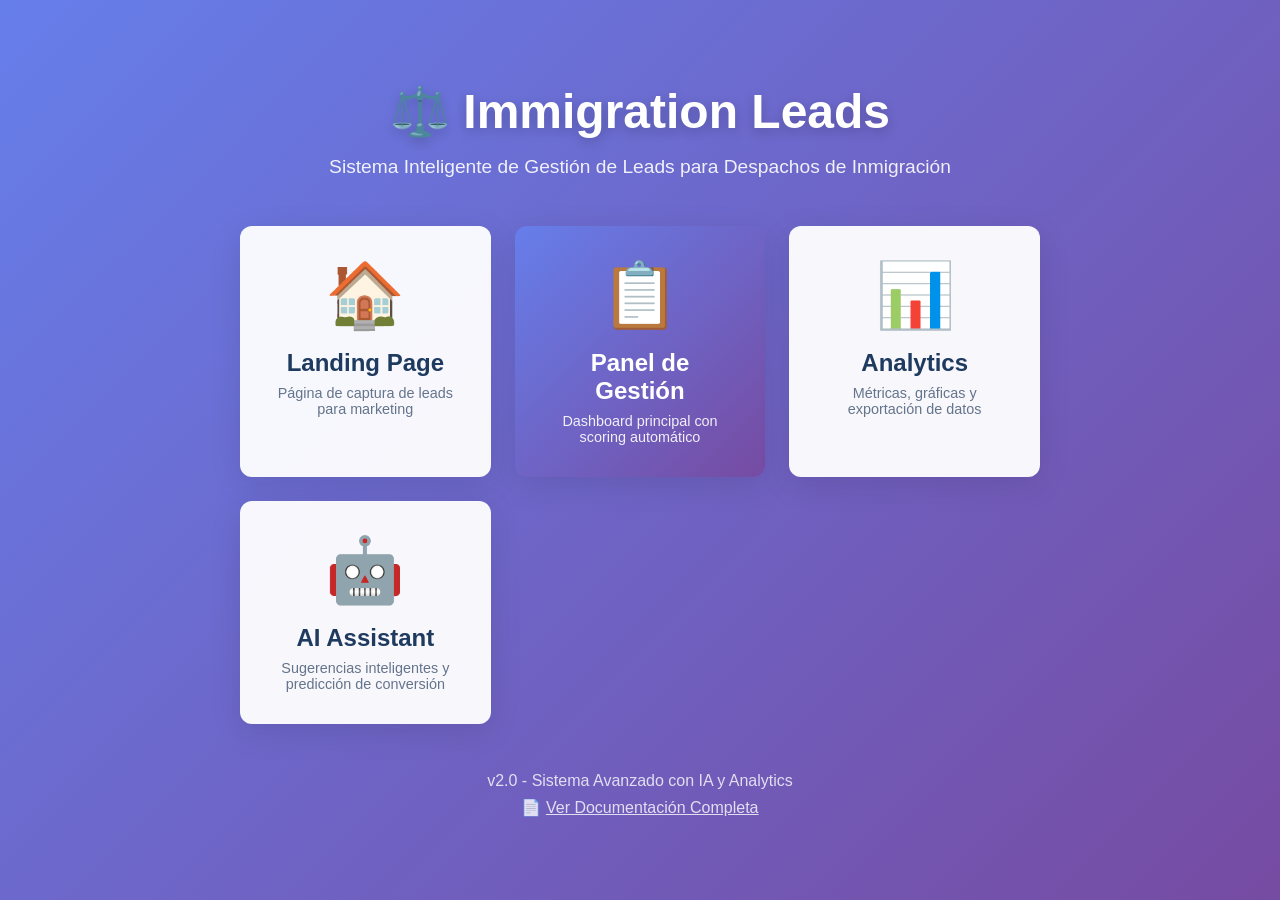
<file: index.html>
<!DOCTYPE html>
<html lang="es">
<head>
    <meta charset="UTF-8">
    <meta name="viewport" content="width=device-width, initial-scale=1.0">
    <title>Immigration Leads - CRM Gratis para Abogados de Inmigración con IA</title>
    <meta name="description" content="CRM especializado para despachos de inmigración. Scoring automático, AI Assistant y analytics. 100% gratis, sin tarjeta de crédito. Aumenta conversión 40%.">
    <meta name="keywords" content="CRM inmigración, software abogados inmigración, gestión leads inmigración, scoring automático, AI legal tech, despachos inmigración">
    <meta name="author" content="Immigration Leads">
    <meta name="robots" content="index, follow">
    <link rel="canonical" href="https://crossovertnt8.github.io/immigration-leads/">
    
    <!-- Open Graph / Facebook -->
    <meta property="og:type" content="website">
    <meta property="og:url" content="https://crossovertnt8.github.io/immigration-leads/">
    <meta property="og:title" content="Immigration Leads - CRM Gratis con IA para Abogados">
    <meta property="og:description" content="Sistema inteligente que aumenta conversión 40%. Scoring automático, AI Assistant y analytics para despachos de inmigración.">
    <meta property="og:image" content="https://crossovertnt8.github.io/immigration-leads/assets/og-image.png">
    
    <!-- Twitter -->
    <meta property="twitter:card" content="summary_large_image">
    <meta property="twitter:url" content="https://crossovertnt8.github.io/immigration-leads/">
    <meta property="twitter:title" content="Immigration Leads - CRM Gratis con IA">
    <meta property="twitter:description" content="CRM especializado para abogados de inmigración. Aumenta conversión 40% con scoring automático e IA.">
    <meta property="twitter:image" content="https://crossovertnt8.github.io/immigration-leads/assets/twitter-card.png">
    
    <!-- Additional SEO -->
    <meta name="theme-color" content="#667eea">
    <meta name="application-name" content="Immigration Leads">
    <link rel="manifest" href="manifest.json">
    
    <style>
        * { margin: 0; padding: 0; box-sizing: border-box; }
        body {
            font-family: 'Segoe UI', Tahoma, Geneva, Verdana, sans-serif;
            background: linear-gradient(135deg, #667eea 0%, #764ba2 100%);
            min-height: 100vh;
            display: flex;
            align-items: center;
            justify-content: center;
            padding: 2rem;
        }
        
        .container {
            max-width: 800px;
            width: 100%;
        }
        
        .header {
            text-align: center;
            color: white;
            margin-bottom: 3rem;
        }
        
        .header h1 {
            font-size: 3rem;
            margin-bottom: 1rem;
            text-shadow: 0 4px 12px rgba(0,0,0,0.2);
        }
        
        .header p {
            font-size: 1.2rem;
            opacity: 0.9;
        }
        
        .cards-grid {
            display: grid;
            grid-template-columns: repeat(auto-fit, minmax(250px, 1fr));
            gap: 1.5rem;
        }
        
        .card {
            background: rgba(255, 255, 255, 0.95);
            border-radius: 12px;
            padding: 2rem;
            text-align: center;
            transition: all 0.3s;
            cursor: pointer;
            text-decoration: none;
            color: #1e3a5f;
            box-shadow: 0 8px 32px rgba(0,0,0,0.1);
        }
        
        .card:hover {
            transform: translateY(-10px);
            box-shadow: 0 12px 40px rgba(0,0,0,0.2);
        }
        
        .card-icon {
            font-size: 4rem;
            margin-bottom: 1rem;
        }
        
        .card h2 {
            font-size: 1.5rem;
            margin-bottom: 0.5rem;
        }
        
        .card p {
            color: #64748b;
            font-size: 0.9rem;
        }
        
        .card.primary {
            background: linear-gradient(135deg, #667eea 0%, #764ba2 100%);
            color: white;
        }
        
        .card.primary p {
            color: rgba(255, 255, 255, 0.9);
        }
        
        .footer {
            text-align: center;
            color: white;
            margin-top: 3rem;
            opacity: 0.8;
        }
        
        @media (max-width: 768px) {
            .header h1 {
                font-size: 2rem;
            }
            
            .cards-grid {
                grid-template-columns: 1fr;
            }
        }
    </style>
</head>
<body>
    <div class="container">
        <div class="header">
            <h1>⚖️ Immigration Leads</h1>
            <p>Sistema Inteligente de Gestión de Leads para Despachos de Inmigración</p>
        </div>
        
        <div class="cards-grid">
            <a href="landing.html" class="card">
                <div class="card-icon">🏠</div>
                <h2>Landing Page</h2>
                <p>Página de captura de leads para marketing</p>
            </a>
            
            <a href="app.html" class="card primary">
                <div class="card-icon">📋</div>
                <h2>Panel de Gestión</h2>
                <p>Dashboard principal con scoring automático</p>
            </a>
            
            <a href="dashboard.html" class="card">
                <div class="card-icon">📊</div>
                <h2>Analytics</h2>
                <p>Métricas, gráficas y exportación de datos</p>
            </a>
            
            <a href="ai-assistant.html" class="card">
                <div class="card-icon">🤖</div>
                <h2>AI Assistant</h2>
                <p>Sugerencias inteligentes y predicción de conversión</p>
            </a>
        </div>
        
        <div class="footer">
            <p>v2.0 - Sistema Avanzado con IA y Analytics</p>
            <p style="margin-top: 0.5rem;">📄 <a href="README.md" style="color: white; text-decoration: underline;">Ver Documentación Completa</a></p>
        </div>
    </div>
</body>
</html>
</file>
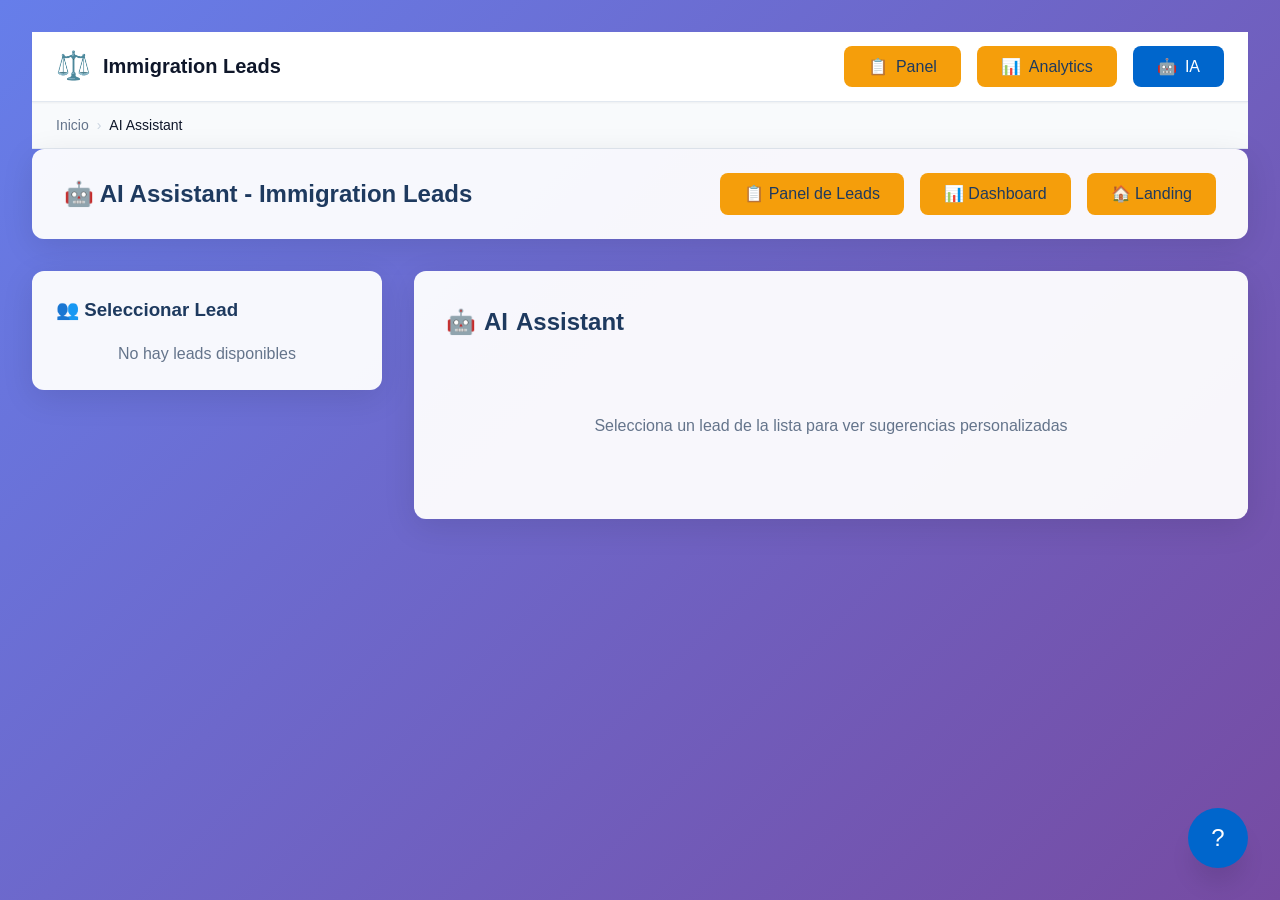
<file: ai-assistant.html>
<!DOCTYPE html>
<html lang="es">
<head>
    <meta charset="UTF-8">
    <meta name="viewport" content="width=device-width, initial-scale=1.0">
    <title>AI Assistant - Immigration Leads</title>
    <link rel="stylesheet" href="assets/styles.css">
    <style>
        * { margin: 0; padding: 0; box-sizing: border-box; }
        body {
            font-family: 'Segoe UI', Tahoma, Geneva, Verdana, sans-serif;
            background: linear-gradient(135deg, #667eea 0%, #764ba2 100%);
            min-height: 100vh;
            padding: 2rem;
        }
        
        header {
            background: rgba(255, 255, 255, 0.95);
            color: #1e3a5f;
            padding: 1.5rem 2rem;
            border-radius: 12px;
            margin-bottom: 2rem;
            display: flex;
            justify-content: space-between;
            align-items: center;
            box-shadow: 0 8px 32px rgba(0,0,0,0.1);
        }
        
        .logo { font-size: 1.5rem; font-weight: bold; }
        .nav-links { display: flex; gap: 1rem; }
        .nav-links a {
            text-decoration: none;
            color: #1e3a5f;
            padding: 0.5rem 1.5rem;
            background: #f59e0b;
            border-radius: 8px;
            font-weight: 500;
            transition: all 0.3s;
        }
        .nav-links a:hover {
            background: #fbbf24;
            transform: translateY(-2px);
        }
        
        .container {
            display: grid;
            grid-template-columns: 350px 1fr;
            gap: 2rem;
            max-width: 1400px;
            margin: 0 auto;
        }
        
        .sidebar {
            background: rgba(255, 255, 255, 0.95);
            border-radius: 12px;
            padding: 1.5rem;
            box-shadow: 0 8px 32px rgba(0,0,0,0.1);
            height: fit-content;
        }
        
        .sidebar h3 {
            color: #1e3a5f;
            margin-bottom: 1rem;
        }
        
        .lead-list {
            max-height: 600px;
            overflow-y: auto;
        }
        
        .lead-item {
            padding: 1rem;
            margin-bottom: 0.75rem;
            background: #f8fafc;
            border-radius: 8px;
            cursor: pointer;
            transition: all 0.3s;
            border-left: 4px solid transparent;
        }
        
        .lead-item:hover {
            background: #e2e8f0;
            transform: translateX(5px);
        }
        
        .lead-item.selected {
            background: #dbeafe;
            border-left-color: #3b82f6;
        }
        
        .lead-item.high-score {
            border-left-color: #10b981;
        }
        
        .lead-item-name {
            font-weight: bold;
            color: #1e3a5f;
            margin-bottom: 0.25rem;
        }
        
        .lead-item-score {
            font-size: 0.85rem;
            color: #64748b;
        }
        
        .ai-panel {
            background: rgba(255, 255, 255, 0.95);
            border-radius: 12px;
            padding: 2rem;
            box-shadow: 0 8px 32px rgba(0,0,0,0.1);
        }
        
        .ai-panel h2 {
            color: #1e3a5f;
            margin-bottom: 1.5rem;
            display: flex;
            align-items: center;
            gap: 0.5rem;
        }
        
        .ai-section {
            margin-bottom: 2rem;
            padding: 1.5rem;
            background: #f8fafc;
            border-radius: 8px;
            border-left: 4px solid #667eea;
        }
        
        .ai-section h3 {
            color: #1e3a5f;
            margin-bottom: 1rem;
            display: flex;
            align-items: center;
            gap: 0.5rem;
        }
        
        .conversion-probability {
            font-size: 3rem;
            font-weight: bold;
            color: #667eea;
            text-align: center;
            margin: 1rem 0;
        }
        
        .probability-bar {
            height: 12px;
            background: #e2e8f0;
            border-radius: 6px;
            overflow: hidden;
            margin: 1rem 0;
        }
        
        .probability-fill {
            height: 100%;
            background: linear-gradient(90deg, #10b981, #667eea);
            transition: width 0.5s ease;
        }
        
        .suggestion-card {
            background: white;
            padding: 1rem;
            border-radius: 8px;
            margin-bottom: 1rem;
            box-shadow: 0 2px 8px rgba(0,0,0,0.1);
        }
        
        .suggestion-card strong {
            color: #1e3a5f;
            display: block;
            margin-bottom: 0.5rem;
        }
        
        .template-message {
            background: white;
            padding: 1rem;
            border-radius: 8px;
            margin-bottom: 1rem;
            border: 1px solid #cbd5e1;
            font-family: monospace;
            font-size: 0.9rem;
            white-space: pre-wrap;
            position: relative;
        }
        
        .copy-btn {
            position: absolute;
            top: 0.5rem;
            right: 0.5rem;
            background: #3b82f6;
            color: white;
            border: none;
            padding: 0.4rem 0.8rem;
            border-radius: 6px;
            cursor: pointer;
            font-size: 0.85rem;
        }
        
        .copy-btn:hover {
            background: #2563eb;
        }
        
        .whatsapp-btn, .telegram-btn {
            padding: 0.75rem 1.5rem;
            border: none;
            border-radius: 8px;
            cursor: pointer;
            font-weight: 500;
            margin-right: 0.5rem;
            transition: all 0.3s;
        }
        
        .whatsapp-btn {
            background: #25D366;
            color: white;
        }
        
        .telegram-btn {
            background: #0088cc;
            color: white;
        }
        
        .whatsapp-btn:hover {
            background: #128C7E;
            transform: translateY(-2px);
        }
        
        .telegram-btn:hover {
            background: #006699;
            transform: translateY(-2px);
        }
        
        .ai-thinking {
            display: inline-block;
            animation: pulse 1.5s ease-in-out infinite;
        }
        
        @keyframes pulse {
            0%, 100% { opacity: 1; }
            50% { opacity: 0.5; }
        }
        
        @media (max-width: 900px) {
            .container {
                grid-template-columns: 1fr;
            }
        }
    </style>
</head>
<body>
    <header>
        <div class="logo">🤖 AI Assistant - Immigration Leads</div>
        <div class="nav-links">
            <a href="app.html">📋 Panel de Leads</a>
            <a href="dashboard.html">📊 Dashboard</a>
            <a href="landing.html">🏠 Landing</a>
        </div>
    </header>

    <div class="container">
        <aside class="sidebar">
            <h3>👥 Seleccionar Lead</h3>
            <div class="lead-list" id="lead-list"></div>
        </aside>

        <main class="ai-panel">
            <h2>🤖 <span class="ai-thinking">AI</span> Assistant</h2>
            
            <div id="ai-content">
                <p style="text-align: center; color: #64748b; padding: 3rem;">
                    Selecciona un lead de la lista para ver sugerencias personalizadas
                </p>
            </div>
        </main>
    </div>

    <script>
        const leads = JSON.parse(localStorage.getItem('immigration-leads')) || [];
        let selectedLead = null;

        function renderLeadList() {
            const container = document.getElementById('lead-list');
            
            if (leads.length === 0) {
                container.innerHTML = '<p style="text-align: center; color: #64748b;">No hay leads disponibles</p>';
                return;
            }
            
            const sortedLeads = [...leads].sort((a, b) => b.score - a.score);
            
            container.innerHTML = sortedLeads.map(lead => `
                <div class="lead-item ${lead.score >= 70 ? 'high-score' : ''}" 
                     onclick="selectLead('${lead.id}')">
                    <div class="lead-item-name">${lead.name}</div>
                    <div class="lead-item-score">Score: ${lead.score}/100 • ${lead.country}</div>
                </div>
            `).join('');
        }

        function selectLead(id) {
            selectedLead = leads.find(l => l.id === id);
            
            document.querySelectorAll('.lead-item').forEach(item => {
                item.classList.remove('selected');
            });
            event.target.closest('.lead-item').classList.add('selected');
            
            renderAIAssistant();
        }

        function calculateConversionProbability(lead) {
            // AI-like algorithm to predict conversion
            let probability = 0;
            
            // Score weight: 40%
            probability += (lead.score / 100) * 40;
            
            // Urgency weight: 20%
            const urgencyScores = { high: 20, medium: 12, low: 5 };
            probability += urgencyScores[lead.urgency] || 0;
            
            // Budget weight: 20%
            const budgetScores = { high: 20, medium: 12, low: 5 };
            probability += budgetScores[lead.budget] || 0;
            
            // Status weight: 20%
            const statusScores = { new: 15, contacted: 18, scheduled: 20, closed: 0 };
            probability += statusScores[lead.status] || 0;
            
            return Math.min(Math.round(probability), 95);
        }

        function generateSuggestions(lead) {
            const suggestions = [];
            
            if (lead.score >= 70) {
                suggestions.push({
                    icon: '⚡',
                    title: 'Prioridad Alta',
                    text: 'Este lead tiene alta probabilidad de conversión. Contacta dentro de las próximas 2 horas para maximizar éxito.'
                });
            }
            
            if (lead.urgency === 'high' && lead.status === 'new') {
                suggestions.push({
                    icon: '🚨',
                    title: 'Acción Inmediata',
                    text: 'Lead marcado como urgente. Responde HOY. Ofrece una consulta exprés en las próximas 24-48 horas.'
                });
            }
            
            if (lead.budget === 'high') {
                suggestions.push({
                    icon: '💰',
                    title: 'Cliente Premium',
                    text: 'Presupuesto alto. Enfoca tu pitch en servicio premium, seguimiento personalizado y resultados garantizados.'
                });
            }
            
            if (['work', 'investor'].includes(lead.visaType)) {
                suggestions.push({
                    icon: '💼',
                    title: 'Caso Complejo',
                    text: 'Este tipo de visa suele requerir más documentación. Prepara un checklist detallado para la primera consulta.'
                });
            }
            
            if (lead.situation === 'deportation') {
                suggestions.push({
                    icon: '⚖️',
                    title: 'Caso Crítico',
                    text: 'Situación delicada. Transmite empatía, confidencialidad y tu experiencia en casos similares. Ofrece consulta GRATIS.'
                });
            }
            
            if (suggestions.length === 0) {
                suggestions.push({
                    icon: '✅',
                    title: 'Approach Estándar',
                    text: 'Presenta tus servicios de manera profesional. Pregunta por disponibilidad para consulta inicial.'
                });
            }
            
            return suggestions;
        }

        function generateMessageTemplate(lead) {
            const templates = {
                high_score: `Hola ${lead.name},

Soy [TU NOMBRE] del Despacho [NOMBRE]. He revisado tu caso de ${getVisaLabel(lead.visaType)} y creo que puedo ayudarte.

Tengo disponibilidad para una consulta inicial MAÑANA. ¿Te viene bien a las [HORA]?

Mi experiencia incluye casos similares de ${lead.country} con excelente tasa de éxito.

¿Hablamos?`,
                
                urgent: `URGENTE - ${lead.name}

Recibí tu solicitud marcada como urgente.

Puedo atenderte HOY. Tengo un hueco a las [HORA].

Casos como el tuyo requieren acción inmediata. Llámame al [TU TELÉFONO] o confirma aquí.

No esperemos más.`,
                
                standard: `Hola ${lead.name},

Gracias por contactarnos. Revisé tu consulta sobre ${getVisaLabel(lead.visaType)}.

¿Cuándo podrías para una videollamada de 20 minutos? Sin compromiso.

Te explicaré el proceso, plazos y costes exactos para tu caso.

Saludos,
[TU NOMBRE]`
            };
            
            if (lead.score >= 70 && lead.urgency === 'high') return templates.urgent;
            if (lead.score >= 60) return templates.high_score;
            return templates.standard;
        }

        function getVisaLabel(type) {
            const labels = {
                work: 'visa de trabajo',
                student: 'visa de estudiante',
                family: 'reagrupación familiar',
                investor: 'visa de inversionista',
                tourist: 'visa de turista',
                other: 'trámite migratorio'
            };
            return labels[type] || type;
        }

        function renderAIAssistant() {
            if (!selectedLead) return;
            
            const probability = calculateConversionProbability(selectedLead);
            const suggestions = generateSuggestions(selectedLead);
            const template = generateMessageTemplate(selectedLead);
            
            document.getElementById('ai-content').innerHTML = `
                <div class="ai-section">
                    <h3>🎯 Probabilidad de Conversión</h3>
                    <div class="conversion-probability">${probability}%</div>
                    <div class="probability-bar">
                        <div class="probability-fill" style="width: ${probability}%"></div>
                    </div>
                    <p style="text-align: center; color: #64748b;">
                        ${probability >= 70 ? '¡Alta probabilidad! Prioriza este lead.' : 
                          probability >= 50 ? 'Probabilidad media. Vale la pena contactar.' :
                          'Probabilidad baja. Considera automatizar el primer contacto.'}
                    </p>
                </div>

                <div class="ai-section">
                    <h3>💡 Sugerencias Personalizadas</h3>
                    ${suggestions.map(s => `
                        <div class="suggestion-card">
                            <strong>${s.icon} ${s.title}</strong>
                            <p>${s.text}</p>
                        </div>
                    `).join('')}
                </div>

                <div class="ai-section">
                    <h3>💬 Plantilla de Mensaje</h3>
                    <div class="template-message">
                        <button class="copy-btn" onclick="copyTemplate()">📋 Copiar</button>${template}</div>
                    <div style="margin-top: 1rem;">
                        <button class="whatsapp-btn" onclick="sendWhatsApp()">
                            📱 Enviar por WhatsApp
                        </button>
                        <button class="telegram-btn" onclick="sendTelegram()">
                            ✈️ Enviar por Telegram
                        </button>
                    </div>
                </div>

                <div class="ai-section">
                    <h3>📊 Análisis del Lead</h3>
                    <div class="suggestion-card">
                        <strong>Detalles del Caso</strong>
                        <p><strong>Nombre:</strong> ${selectedLead.name}</p>
                        <p><strong>Email:</strong> ${selectedLead.email}</p>
                        <p><strong>Teléfono:</strong> ${selectedLead.phone || 'No proporcionado'}</p>
                        <p><strong>País:</strong> ${selectedLead.country}</p>
                        <p><strong>Tipo de visa:</strong> ${getVisaLabel(selectedLead.visaType)}</p>
                        <p><strong>Urgencia:</strong> ${selectedLead.urgency === 'high' ? 'Alta' : selectedLead.urgency === 'medium' ? 'Media' : 'Baja'}</p>
                        <p><strong>Presupuesto:</strong> ${selectedLead.budget === 'high' ? 'Alto (>€3,000)' : selectedLead.budget === 'medium' ? 'Medio (€1,000-€3,000)' : 'Bajo (<€1,000)'}</p>
                        ${selectedLead.notes ? `<p><strong>Notas:</strong> ${selectedLead.notes}</p>` : ''}
                    </div>
                </div>
            `;
        }

        function copyTemplate() {
            const template = document.querySelector('.template-message').textContent.replace('📋 Copiar', '').trim();
            navigator.clipboard.writeText(template).then(() => {
                const btn = document.querySelector('.copy-btn');
                btn.textContent = '✅ Copiado!';
                setTimeout(() => btn.textContent = '📋 Copiar', 2000);
            });
        }

        function sendWhatsApp() {
            if (!selectedLead || !selectedLead.phone) {
                alert('Este lead no tiene teléfono registrado');
                return;
            }
            
            const template = generateMessageTemplate(selectedLead);
            const phone = selectedLead.phone.replace(/\D/g, '');
            const url = `https://wa.me/${phone}?text=${encodeURIComponent(template)}`;
            window.open(url, '_blank');
        }

        function sendTelegram() {
            alert('Integración con Telegram en desarrollo. Por ahora, copia el mensaje y envíalo manualmente.');
        }

        // Initialize
        renderLeadList();
    </script>
    
    <!-- Global Navigation & UX -->
    <script src="assets/navigation.js"></script>
</body>
</html>
</file>
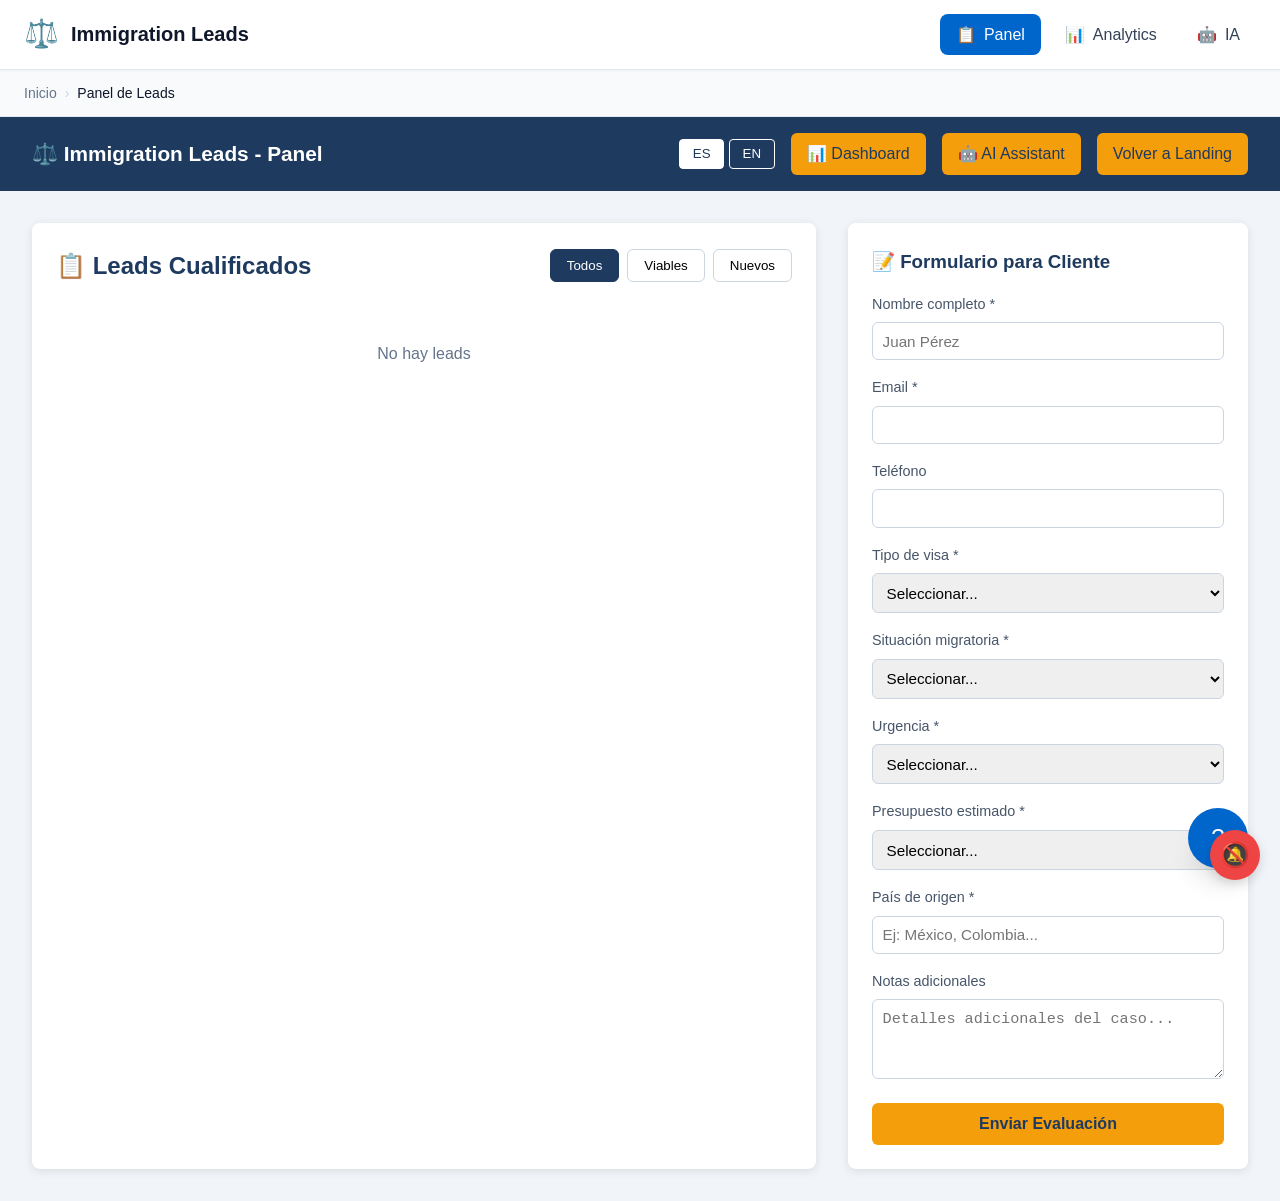
<file: app.html>
<!DOCTYPE html>
<html lang="es">
<head>
    <meta charset="UTF-8">
    <meta name="viewport" content="width=device-width, initial-scale=1.0">
    <title>Panel de Leads - Immigration Leads</title>
    <link rel="stylesheet" href="assets/styles.css">
    <style>
        * { margin: 0; padding: 0; box-sizing: border-box; }
        body { font-family: 'Segoe UI', Tahoma, Geneva, Verdana, sans-serif; background: #f1f5f9; }
        
        header { background: #1e3a5f; color: white; padding: 1rem 2rem; display: flex; justify-content: space-between; align-items: center; }
        .logo { font-size: 1.3rem; font-weight: bold; }
        .header-actions { display: flex; gap: 1rem; align-items: center; }
        .lang-selector button { background: transparent; border: 1px solid white; color: white; padding: 0.4rem 0.8rem; cursor: pointer; border-radius: 4px; }
        .lang-selector button.active { background: white; color: #1e3a5f; }
        .nav-btn { background: #f59e0b; color: #1e3a5f; padding: 0.5rem 1rem; border: none; border-radius: 6px; cursor: pointer; text-decoration: none; font-weight: 500; }
        
        .container { display: grid; grid-template-columns: 1fr 400px; gap: 2rem; max-width: 1400px; margin: 2rem auto; padding: 0 2rem; }
        
        .leads-section { background: white; border-radius: 8px; padding: 1.5rem; box-shadow: 0 2px 10px rgba(0,0,0,0.1); }
        .section-header { display: flex; justify-content: space-between; align-items: center; margin-bottom: 1.5rem; }
        .section-header h2 { color: #1e3a5f; }
        .filter-tabs { display: flex; gap: 0.5rem; }
        .filter-tab { padding: 0.5rem 1rem; border: 1px solid #cbd5e1; border-radius: 6px; background: white; cursor: pointer; }
        .filter-tab.active { background: #1e3a5f; color: white; border-color: #1e3a5f; }
        
        .lead-card { border: 1px solid #e2e8f0; border-radius: 8px; padding: 1rem; margin-bottom: 1rem; transition: all 0.2s; }
        .lead-card:hover { box-shadow: 0 4px 15px rgba(0,0,0,0.1); }
        .lead-card.viable { border-left: 4px solid #10b981; }
        .lead-card.not-viable { border-left: 4px solid #ef4444; }
        .lead-header { display: flex; justify-content: space-between; align-items: flex-start; margin-bottom: 0.75rem; }
        .lead-name { font-weight: bold; color: #1e3a5f; font-size: 1.1rem; }
        .lead-score { background: #1e3a5f; color: white; padding: 0.25rem 0.75rem; border-radius: 20px; font-size: 0.85rem; }
        .lead-score.high { background: #10b981; }
        .lead-score.medium { background: #f59e0b; }
        .lead-score.low { background: #ef4444; }
        .lead-details { display: grid; grid-template-columns: 1fr 1fr; gap: 0.5rem; font-size: 0.9rem; color: #64748b; margin-bottom: 0.75rem; }
        .lead-actions { display: flex; gap: 0.5rem; flex-wrap: wrap; }
        .lead-actions button { padding: 0.5rem 1rem; border: none; border-radius: 6px; cursor: pointer; font-size: 0.85rem; }
        .btn-contact { background: #3b82f6; color: white; }
        .btn-schedule { background: #10b981; color: white; }
        .btn-close { background: #64748b; color: white; }
        .status-badge { display: inline-block; padding: 0.25rem 0.75rem; border-radius: 20px; font-size: 0.8rem; margin-top: 0.5rem; }
        .status-new { background: #dbeafe; color: #1e40af; }
        .status-contacted { background: #fef3c7; color: #92400e; }
        .status-scheduled { background: #d1fae5; color: #065f46; }
        .status-closed { background: #e2e8f0; color: #475569; }
        
        .form-panel { background: white; border-radius: 8px; padding: 1.5rem; box-shadow: 0 2px 10px rgba(0,0,0,0.1); height: fit-content; position: sticky; top: 2rem; }
        .form-panel h3 { color: #1e3a5f; margin-bottom: 1rem; }
        .form-group { margin-bottom: 1rem; }
        .form-group label { display: block; margin-bottom: 0.4rem; color: #475569; font-size: 0.9rem; }
        .form-group input, .form-group select, .form-group textarea { width: 100%; padding: 0.6rem; border: 1px solid #cbd5e1; border-radius: 6px; font-size: 0.95rem; }
        .form-group textarea { resize: vertical; min-height: 80px; }
        .submit-btn { background: #f59e0b; color: #1e3a5f; padding: 0.75rem 1.5rem; border: none; border-radius: 6px; font-weight: bold; cursor: pointer; width: 100%; font-size: 1rem; }
        .submit-btn:hover { background: #fbbf24; }
        
        .modal { display: none; position: fixed; top: 0; left: 0; width: 100%; height: 100%; background: rgba(0,0,0,0.5); z-index: 2000; justify-content: center; align-items: center; }
        .modal-content { background: white; padding: 2rem; border-radius: 8px; max-width: 400px; width: 90%; }
        .modal-content h3 { color: #1e3a5f; margin-bottom: 1rem; }
        .modal-content input { width: 100%; padding: 0.75rem; border: 1px solid #cbd5e1; border-radius: 6px; margin-bottom: 1rem; }
        .modal-actions { display: flex; gap: 0.5rem; }
        .modal-actions button { flex: 1; padding: 0.75rem; border: none; border-radius: 6px; cursor: pointer; }
        .btn-confirm { background: #10b981; color: white; }
        .btn-cancel { background: #e2e8f0; color: #475569; }
        
        @media (max-width: 900px) {
            .container { grid-template-columns: 1fr; }
            .form-panel { position: static; }
        }
    </style>
</head>
<body>
    <header>
        <div class="logo">⚖️ Immigration Leads - Panel</div>
        <div class="header-actions">
            <div class="lang-selector">
                <button onclick="setLang('es')" id="btn-es" class="active">ES</button>
                <button onclick="setLang('en')" id="btn-en">EN</button>
            </div>
            <a href="dashboard.html" class="nav-btn" data-es="📊 Dashboard" data-en="📊 Dashboard">📊 Dashboard</a>
            <a href="ai-assistant.html" class="nav-btn" data-es="🤖 AI Assistant" data-en="🤖 AI Assistant">🤖 AI</a>
            <a href="landing.html" class="nav-btn" data-es="Volver a Landing" data-en="Back to Landing">Volver a Landing</a>
        </div>
    </header>

    <div class="container">
        <section class="leads-section">
            <div class="section-header">
                <h2 data-es="📋 Leads Cualificados" data-en="📋 Qualified Leads">📋 Leads Cualificados</h2>
                <div class="filter-tabs">
                    <button class="filter-tab active" onclick="filterLeads('all')" data-es="Todos" data-en="All">Todos</button>
                    <button class="filter-tab" onclick="filterLeads('viable')" data-es="Viables" data-en="Viable">Viables</button>
                    <button class="filter-tab" onclick="filterLeads('new')" data-es="Nuevos" data-en="New">Nuevos</button>
                </div>
            </div>
            <div id="leads-list"></div>
        </section>

        <aside class="form-panel">
            <h3 data-es="📝 Formulario para Cliente" data-en="📝 Client Form">📝 Formulario para Cliente</h3>
            <form onsubmit="submitLead(event)">
                <div class="form-group">
                    <label data-es="Nombre completo *" data-en="Full name *">Nombre completo *</label>
                    <input type="text" id="name" required data-placeholder-es="Juan Pérez" data-placeholder-en="John Doe">
                </div>
                <div class="form-group">
                    <label data-es="Email *" data-en="Email *">Email *</label>
                    <input type="email" id="email" required>
                </div>
                <div class="form-group">
                    <label data-es="Teléfono" data-en="Phone">Teléfono</label>
                    <input type="tel" id="phone">
                </div>
                <div class="form-group">
                    <label data-es="Tipo de visa *" data-en="Visa type *">Tipo de visa *</label>
                    <select id="visaType" required>
                        <option value="">Seleccionar...</option>
                        <option value="work" data-es="Trabajo" data-en="Work">Trabajo</option>
                        <option value="student" data-es="Estudiante" data-en="Student">Estudiante</option>
                        <option value="family" data-es="Familia" data-en="Family">Familia</option>
                        <option value="investor" data-es="Inversionista" data-en="Investor">Inversionista</option>
                        <option value="tourist" data-es="Turista" data-en="Tourist">Turista</option>
                        <option value="other" data-es="Otra" data-en="Other">Otra</option>
                    </select>
                </div>
                <div class="form-group">
                    <label data-es="Situación migratoria *" data-en="Immigration status *">Situación migratoria *</label>
                    <select id="situation" required>
                        <option value="">Seleccionar...</option>
                        <option value="legal" data-es="Legal/Documentado" data-en="Legal/Documented">Legal/Documentado</option>
                        <option value="pending" data-es="Pendiente" data-en="Pending">Pendiente</option>
                        <option value="undocumented" data-es="Indocumentado" data-en="Undocumented">Indocumentado</option>
                        <option value="deportation" data-es="En proceso de deportación" data-en="Deportation process">En proceso de deportación</option>
                    </select>
                </div>
                <div class="form-group">
                    <label data-es="Urgencia *" data-en="Urgency *">Urgencia *</label>
                    <select id="urgency" required>
                        <option value="">Seleccionar...</option>
                        <option value="high" data-es="Alta (inmediata)" data-en="High (immediate)">Alta (inmediata)</option>
                        <option value="medium" data-es="Media (1-3 meses)" data-en="Medium (1-3 months)">Media (1-3 meses)</option>
                        <option value="low" data-es="Baja (3+ meses)" data-en="Low (3+ months)">Baja (3+ meses)</option>
                    </select>
                </div>
                <div class="form-group">
                    <label data-es="Presupuesto estimado *" data-en="Estimated budget *">Presupuesto estimado *</label>
                    <select id="budget" required>
                        <option value="">Seleccionar...</option>
                        <option value="low" data-es="Bajo (<€1,000)" data-en="Low (<€1,000)">Bajo (<€1,000)</option>
                        <option value="medium" data-es="Medio (€1,000-€3,000)" data-en="Medium (€1,000-€3,000)">Medio (€1,000-€3,000)</option>
                        <option value="high" data-es="Alto (>€3,000)" data-en="High (>€3,000)">Alto (>€3,000)</option>
                    </select>
                </div>
                <div class="form-group">
                    <label data-es="País de origen *" data-en="Country of origin *">País de origen *</label>
                    <input type="text" id="country" required data-placeholder-es="Ej: México, Colombia..." data-placeholder-en="E.g: Mexico, Colombia...">
                </div>
                <div class="form-group">
                    <label data-es="Notas adicionales" data-en="Additional notes">Notas adicionales</label>
                    <textarea id="notes" data-placeholder-es="Detalles adicionales del caso..." data-placeholder-en="Additional case details..."></textarea>
                </div>
                <button type="submit" class="submit-btn" data-es="Enviar Evaluación" data-en="Submit Evaluation">Enviar Evaluación</button>
            </form>
        </aside>
    </div>

    <div class="modal" id="schedule-modal">
        <div class="modal-content">
            <h3 data-es="📅 Agendar Cita" data-en="📅 Schedule Appointment">📅 Agendar Cita</h3>
            <input type="datetime-local" id="appointment-date">
            <div class="modal-actions">
                <button class="btn-cancel" onclick="closeModal()" data-es="Cancelar" data-en="Cancel">Cancelar</button>
                <button class="btn-confirm" onclick="confirmAppointment()" data-es="Confirmar" data-en="Confirm">Confirmar</button>
            </div>
        </div>
    </div>

    <script>
        let leads = JSON.parse(localStorage.getItem('immigration-leads')) || [];
        let currentLang = localStorage.getItem('immigration-lang') || 'es';
        let currentLeadId = null;
        let currentFilter = 'all';

        function calculateScore(data) {
            let score = 0;
            if (data.budget === 'high') score += 30;
            else if (data.budget === 'medium') score += 20;
            else if (data.budget === 'low') score += 10;
            
            if (data.urgency === 'high') score += 25;
            else if (data.urgency === 'medium') score += 15;
            else score += 5;
            
            if (['work', 'investor'].includes(data.visaType)) score += 25;
            else if (data.visaType === 'family') score += 20;
            else if (data.visaType === 'student') score += 15;
            else score += 10;
            
            if (data.situation === 'legal') score += 20;
            else if (data.situation === 'pending') score += 15;
            else score += 10;
            
            return Math.min(score, 100);
        }

        function isViable(score) {
            return score >= 50;
        }

        const translations = {
            es: {
                status: { new: 'Nuevo', contacted: 'Contactado', scheduled: 'Cita Agendada', closed: 'Cerrado' },
                scoreLabel: 'Puntuación',
                viable: 'Caso Viable',
                notViable: 'Caso No Viable',
                contact: 'Contactar',
                schedule: 'Agendar',
                close: 'Cerrar',
                success: '¡Lead guardado exitosamente!',
                appointmentSaved: '¡Cita agendada!'
            },
            en: {
                status: { new: 'New', contacted: 'Contacted', scheduled: 'Appointment Scheduled', closed: 'Closed' },
                scoreLabel: 'Score',
                viable: 'Viable Case',
                notViable: 'Non-Viable Case',
                contact: 'Contact',
                schedule: 'Schedule',
                close: 'Close',
                success: 'Lead saved successfully!',
                appointmentSaved: 'Appointment scheduled!'
            }
        };

        function setLang(lang) {
            currentLang = lang;
            document.getElementById('btn-es').classList.toggle('active', lang === 'es');
            document.getElementById('btn-en').classList.toggle('active', lang === 'en');
            document.documentElement.lang = lang;
            localStorage.setItem('immigration-lang', lang);
            
            document.querySelectorAll('[data-es]').forEach(el => {
                el.textContent = el.getAttribute(`data-${lang}`);
            });
            document.querySelectorAll('[data-placeholder-es]').forEach(el => {
                el.placeholder = el.getAttribute(`data-placeholder-${lang}`);
            });
            renderLeads();
        }

        function submitLead(e) {
            e.preventDefault();
            
            const lead = {
                id: Date.now().toString(),
                name: document.getElementById('name').value,
                email: document.getElementById('email').value,
                phone: document.getElementById('phone').value,
                visaType: document.getElementById('visaType').value,
                situation: document.getElementById('situation').value,
                urgency: document.getElementById('urgency').value,
                budget: document.getElementById('budget').value,
                country: document.getElementById('country').value,
                notes: document.getElementById('notes').value,
                score: calculateScore({
                    budget: document.getElementById('budget').value,
                    urgency: document.getElementById('urgency').value,
                    visaType: document.getElementById('visaType').value,
                    situation: document.getElementById('situation').value
                }),
                status: 'new',
                createdAt: new Date().toISOString()
            };
            
            leads.unshift(lead);
            localStorage.setItem('immigration-leads', JSON.stringify(leads));
            
            e.target.reset();
            renderLeads();
            
            alert(translations[currentLang].success);
        }

        function renderLeads() {
            const container = document.getElementById('leads-list');
            const t = translations[currentLang];
            
            let filtered = leads;
            if (currentFilter === 'viable') filtered = leads.filter(l => isViable(l.score));
            if (currentFilter === 'new') filtered = leads.filter(l => l.status === 'new');
            
            filtered.sort((a, b) => b.score - a.score);
            
            if (filtered.length === 0) {
                container.innerHTML = `<p style="text-align: center; color: #64748b; padding: 2rem;">${currentLang === 'es' ? 'No hay leads' : 'No leads yet'}</p>`;
                return;
            }
            
            container.innerHTML = filtered.map(lead => {
                const scoreClass = lead.score >= 70 ? 'high' : lead.score >= 50 ? 'medium' : 'low';
                const viableClass = isViable(lead.score) ? 'viable' : 'not-viable';
                const statusClass = `status-${lead.status}`;
                
                return `
                    <div class="lead-card ${viableClass}">
                        <div class="lead-header">
                            <div class="lead-name">${lead.name}</div>
                            <div class="lead-score ${scoreClass}">${lead.score}/100</div>
                        </div>
                        <div class="lead-details">
                            <div>📧 ${lead.email}</div>
                            <div>📱 ${lead.phone || '-'}</div>
                            <div>🛂 ${getVisaLabel(lead.visaType)}</div>
                            <div>🌍 ${lead.country}</div>
                        </div>
                        <div class="lead-actions">
                            <button class="btn-contact" onclick="updateStatus('${lead.id}', 'contacted')">${t.contact}</button>
                            <button class="btn-schedule" onclick="openScheduleModal('${lead.id}')">${t.schedule}</button>
                            <button class="btn-close" onclick="updateStatus('${lead.id}', 'closed')">${t.close}</button>
                        </div>
                        <div><span class="status-badge ${statusClass}">${t.status[lead.status]}</span></div>
                    </div>
                `;
            }).join('');
        }

        function getVisaLabel(type) {
            const labels = {
                work: currentLang === 'es' ? 'Trabajo' : 'Work',
                student: currentLang === 'es' ? 'Estudiante' : 'Student',
                family: currentLang === 'es' ? 'Familia' : 'Family',
                investor: currentLang === 'es' ? 'Inversionista' : 'Investor',
                tourist: currentLang === 'es' ? 'Turista' : 'Tourist',
                other: currentLang === 'es' ? 'Otra' : 'Other'
            };
            return labels[type] || type;
        }

        function filterLeads(filter) {
            currentFilter = filter;
            document.querySelectorAll('.filter-tab').forEach(tab => {
                tab.classList.toggle('active', tab.textContent.toLowerCase().includes(filter === 'all' ? 'todos' : filter === 'viable' ? 'viable' : 'new'));
            });
            renderLeads();
        }

        function updateStatus(id, status) {
            const lead = leads.find(l => l.id === id);
            if (lead) {
                lead.status = status;
                localStorage.setItem('immigration-leads', JSON.stringify(leads));
                renderLeads();
            }
        }

        function openScheduleModal(id) {
            currentLeadId = id;
            document.getElementById('schedule-modal').style.display = 'flex';
        }

        function closeModal() {
            document.getElementById('schedule-modal').style.display = 'none';
            currentLeadId = null;
        }

        function confirmAppointment() {
            const date = document.getElementById('appointment-date').value;
            if (date && currentLeadId) {
                const lead = leads.find(l => l.id === currentLeadId);
                if (lead) {
                    lead.appointmentDate = date;
                    lead.status = 'scheduled';
                    localStorage.setItem('immigration-leads', JSON.stringify(leads));
                    renderLeads();
                    alert(translations[currentLang].appointmentSaved);
                    closeModal();
                }
            }
        }

        setLang(currentLang);
        renderLeads();
    </script>
    
    <!-- Notification System -->
    <script src="notifications.js"></script>
    <script>
        // Override submitLead to trigger notifications
        const originalSubmitLead = submitLead;
        submitLead = function(e) {
            const result = originalSubmitLead(e);
            
            // Trigger notification for the new lead
            const latestLead = leads[0];
            if (latestLead && window.notificationSystem) {
                window.notificationSystem.notifyNewLead(latestLead);
            }
            
            return result;
        };
    </script>
    
    <!-- Global Navigation & UX -->
    <script src="assets/navigation.js"></script>
</body>
</html>
</file>
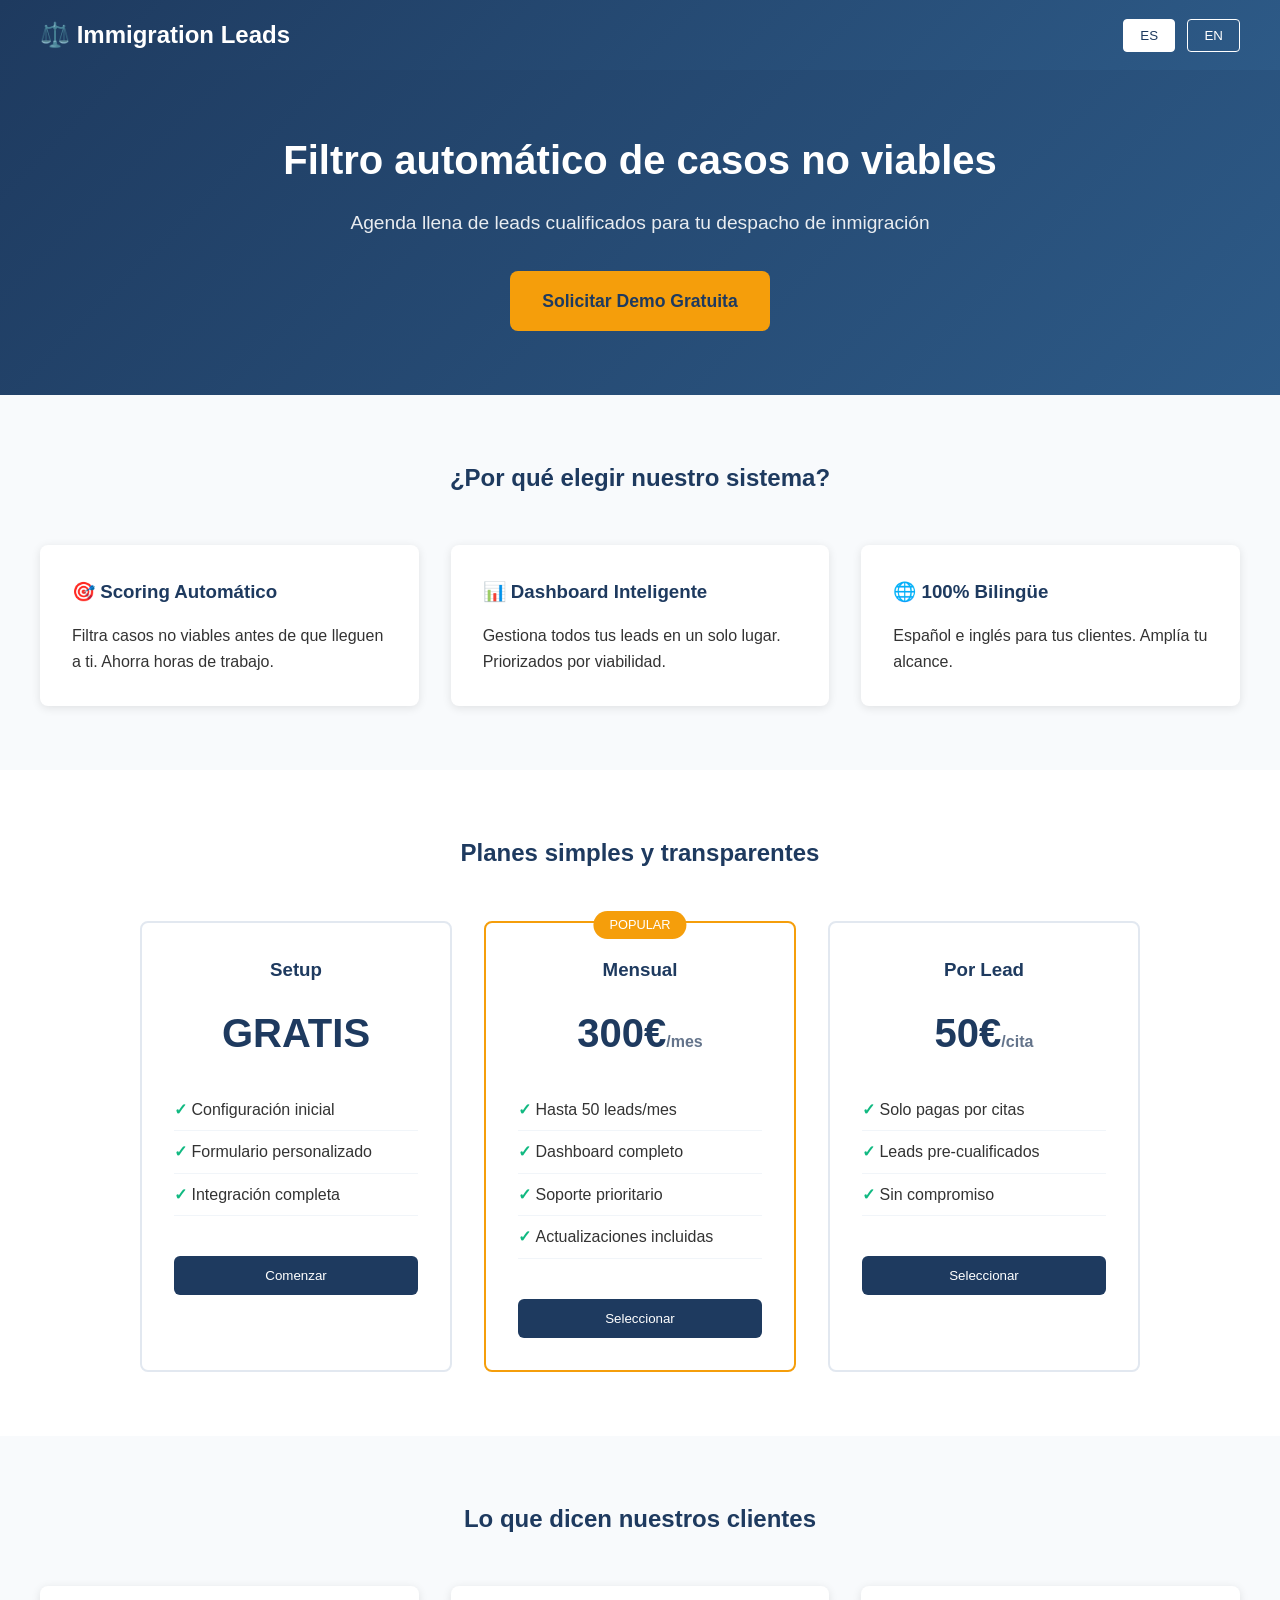
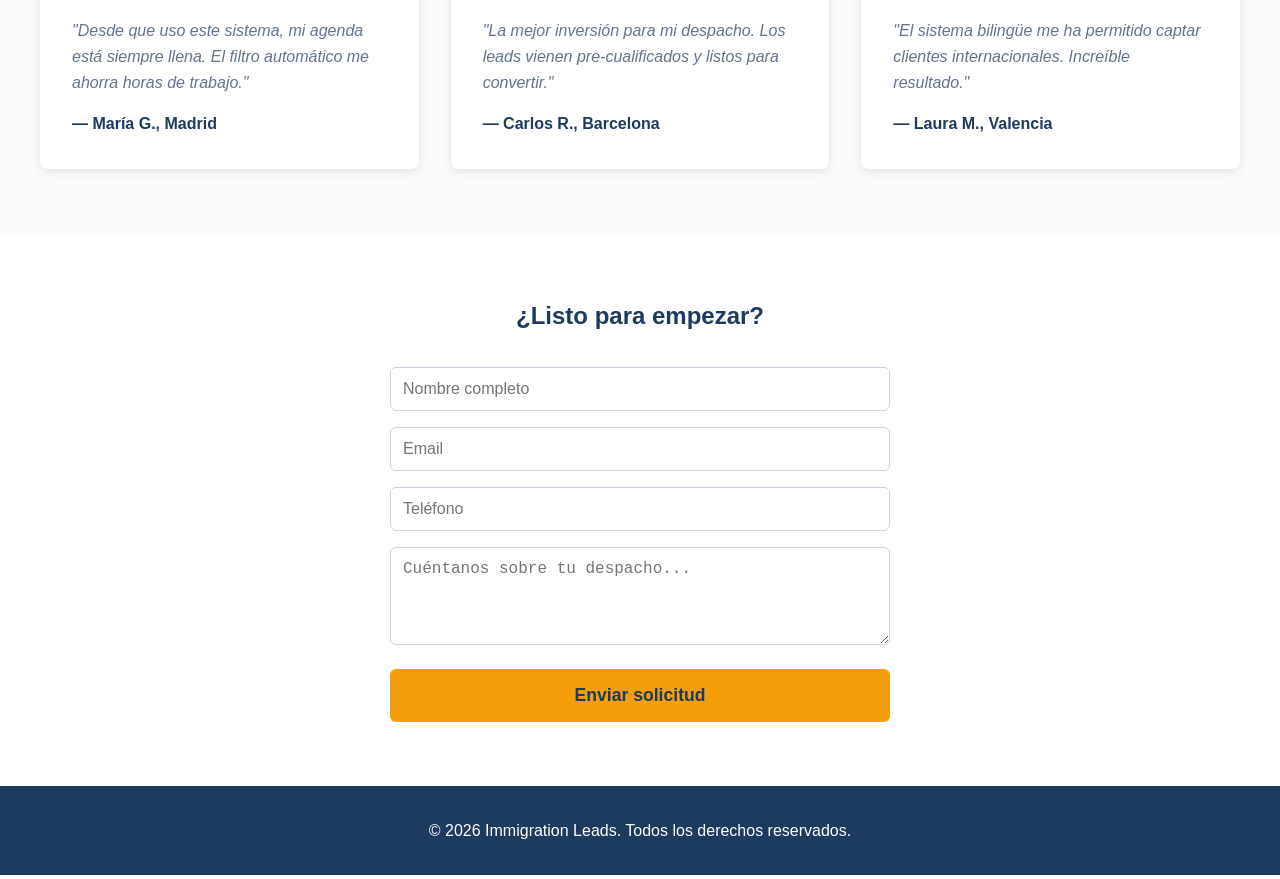
<file: landing.html>
<!DOCTYPE html>
<html lang="es">
<head>
    <meta charset="UTF-8">
    <meta name="viewport" content="width=device-width, initial-scale=1.0">
    <title>Immigration Leads - Filtra Casos No Viables Automáticamente | CRM con IA</title>
    <meta name="description" content="Agenda llena de leads cualificados. Scoring automático filtra casos no viables. Dashboard inteligente 100% bilingüe. Prueba gratis 14 días.">
    <meta name="keywords" content="filtro casos inmigración, scoring leads inmigración, CRM bilingüe, software despachos, gestión clientes inmigración">
    <link rel="canonical" href="https://crossovertnt8.github.io/immigration-leads/landing.html">
    <meta property="og:title" content="Immigration Leads - Filtra Casos No Viables con IA">
    <meta property="og:description" content="El único CRM que filtra automáticamente casos no viables antes de perder tiempo. Aumenta conversión 40%.">
    <meta property="og:url" content="https://crossovertnt8.github.io/immigration-leads/landing.html">
    <style>
        * { margin: 0; padding: 0; box-sizing: border-box; }
        body { font-family: 'Segoe UI', Tahoma, Geneva, Verdana, sans-serif; line-height: 1.6; color: #333; }
        
        /* Header */
        header { background: linear-gradient(135deg, #1e3a5f 0%, #2d5a87 100%); color: white; padding: 1rem 2rem; position: fixed; width: 100%; top: 0; z-index: 1000; }
        .header-content { max-width: 1200px; margin: 0 auto; display: flex; justify-content: space-between; align-items: center; }
        .logo { font-size: 1.5rem; font-weight: bold; }
        .lang-selector button { background: transparent; border: 1px solid white; color: white; padding: 0.5rem 1rem; margin-left: 0.5rem; cursor: pointer; border-radius: 4px; }
        .lang-selector button.active { background: white; color: #1e3a5f; }
        
        /* Hero */
        .hero { background: linear-gradient(135deg, #1e3a5f 0%, #2d5a87 100%); color: white; padding: 8rem 2rem 4rem; text-align: center; }
        .hero h1 { font-size: 2.5rem; margin-bottom: 1rem; }
        .hero p { font-size: 1.2rem; margin-bottom: 2rem; opacity: 0.9; }
        .hero .cta-button { background: #f59e0b; color: #1e3a5f; padding: 1rem 2rem; border: none; border-radius: 8px; font-size: 1.1rem; font-weight: bold; cursor: pointer; text-decoration: none; display: inline-block; }
        .hero .cta-button:hover { background: #fbbf24; }
        
        /* Features */
        .features { padding: 4rem 2rem; background: #f8fafc; }
        .features h2 { text-align: center; margin-bottom: 3rem; color: #1e3a5f; }
        .features-grid { display: grid; grid-template-columns: repeat(auto-fit, minmax(300px, 1fr)); gap: 2rem; max-width: 1200px; margin: 0 auto; }
        .feature-card { background: white; padding: 2rem; border-radius: 8px; box-shadow: 0 2px 10px rgba(0,0,0,0.1); }
        .feature-card h3 { color: #1e3a5f; margin-bottom: 1rem; }
        
        /* Pricing */
        .pricing { padding: 4rem 2rem; }
        .pricing h2 { text-align: center; margin-bottom: 3rem; color: #1e3a5f; }
        .pricing-grid { display: grid; grid-template-columns: repeat(auto-fit, minmax(280px, 1fr)); gap: 2rem; max-width: 1000px; margin: 0 auto; }
        .pricing-card { background: white; border: 2px solid #e2e8f0; padding: 2rem; border-radius: 8px; text-align: center; }
        .pricing-card.featured { border-color: #f59e0b; position: relative; }
        .pricing-card.featured::before { content: "POPULAR"; position: absolute; top: -12px; left: 50%; transform: translateX(-50%); background: #f59e0b; color: white; padding: 0.25rem 1rem; border-radius: 20px; font-size: 0.8rem; }
        .pricing-card h3 { color: #1e3a5f; margin-bottom: 0.5rem; }
        .pricing-card .price { font-size: 2.5rem; color: #1e3a5f; font-weight: bold; margin: 1rem 0; }
        .pricing-card .price span { font-size: 1rem; color: #64748b; }
        .pricing-card ul { list-style: none; margin: 1.5rem 0; text-align: left; }
        .pricing-card li { padding: 0.5rem 0; border-bottom: 1px solid #f1f5f9; }
        .pricing-card li::before { content: "✓ "; color: #10b981; font-weight: bold; }
        .pricing-card button { background: #1e3a5f; color: white; padding: 0.75rem 1.5rem; border: none; border-radius: 6px; cursor: pointer; width: 100%; margin-top: 1rem; }
        .pricing-card button:hover { background: #2d5a87; }
        
        /* Testimonials */
        .testimonials { padding: 4rem 2rem; background: #f8fafc; }
        .testimonials h2 { text-align: center; margin-bottom: 3rem; color: #1e3a5f; }
        .testimonials-grid { display: grid; grid-template-columns: repeat(auto-fit, minmax(300px, 1fr)); gap: 2rem; max-width: 1200px; margin: 0 auto; }
        .testimonial-card { background: white; padding: 2rem; border-radius: 8px; box-shadow: 0 2px 10px rgba(0,0,0,0.1); }
        .testimonial-card p { font-style: italic; color: #64748b; margin-bottom: 1rem; }
        .testimonial-card .author { font-weight: bold; color: #1e3a5f; }
        
        /* Contact Form */
        .contact { padding: 4rem 2rem; }
        .contact h2 { text-align: center; margin-bottom: 2rem; color: #1e3a5f; }
        .contact-form { max-width: 500px; margin: 0 auto; }
        .contact-form input, .contact-form textarea { width: 100%; padding: 0.75rem; margin-bottom: 1rem; border: 1px solid #cbd5e1; border-radius: 6px; font-size: 1rem; }
        .contact-form button { background: #f59e0b; color: #1e3a5f; padding: 1rem 2rem; border: none; border-radius: 6px; font-size: 1.1rem; font-weight: bold; cursor: pointer; width: 100%; }
        .contact-form button:hover { background: #fbbf24; }
        
        /* Footer */
        footer { background: #1e3a5f; color: white; text-align: center; padding: 2rem; }
        
        /* Responsive */
        @media (max-width: 768px) {
            .hero h1 { font-size: 1.8rem; }
            .header-content { flex-direction: column; gap: 1rem; }
        }
    </style>
</head>
<body>
    <header>
        <div class="header-content">
            <div class="logo">⚖️ Immigration Leads</div>
            <div class="lang-selector">
                <button onclick="setLang('es')" id="btn-es" class="active">ES</button>
                <button onclick="setLang('en')" id="btn-en">EN</button>
            </div>
        </div>
    </header>

    <section class="hero">
        <h1 data-es="Filtro automático de casos no viables" data-en="Automatic non-viable case filter">Filtro automático de casos no viables</h1>
        <p data-es="Agenda llena de leads cualificados para tu despacho de inmigración" data-en="Full agenda of qualified leads for your immigration law firm">Agenda llena de leads cualificados para tu despacho de inmigración</p>
        <a href="#contact" class="cta-button" data-es="Solicitar Demo Gratuita" data-en="Request Free Demo">Solicitar Demo Gratuita</a>
    </section>

    <section class="features">
        <h2 data-es="¿Por qué elegir nuestro sistema?" data-en="Why choose our system?">¿Por qué elegir nuestro sistema?</h2>
        <div class="features-grid">
            <div class="feature-card">
                <h3 data-es="🎯 Scoring Automático" data-en="🎯 Automatic Scoring">🎯 Scoring Automático</h3>
                <p data-es="Filtra casos no viables antes de que lleguen a ti. Ahorra horas de trabajo." data-en="Filter non-viable cases before they reach you. Save hours of work.">Filtra casos no viables antes de que lleguen a ti. Ahorra horas de trabajo.</p>
            </div>
            <div class="feature-card">
                <h3 data-es="📊 Dashboard Inteligente" data-en="📊 Smart Dashboard">📊 Dashboard Inteligente</h3>
                <p data-es="Gestiona todos tus leads en un solo lugar. Priorizados por viabilidad." data-en="Manage all your leads in one place. Prioritized by viability.">Gestiona todos tus leads en un solo lugar. Priorizados por viabilidad.</p>
            </div>
            <div class="feature-card">
                <h3 data-es="🌐 100% Bilingüe" data-en="🌐 100% Bilingual">🌐 100% Bilingüe</h3>
                <p data-es="Español e inglés para tus clientes. Amplía tu alcance." data-en="Spanish and English for your clients. Expand your reach.">Español e inglés para tus clientes. Amplía tu alcance.</p>
            </div>
        </div>
    </section>

    <section class="pricing">
        <h2 data-es="Planes simples y transparentes" data-en="Simple and transparent plans">Planes simples y transparentes</h2>
        <div class="pricing-grid">
            <div class="pricing-card">
                <h3 data-es="Setup" data-en="Setup">Setup</h3>
                <div class="price" data-es="GRATIS" data-en="FREE">GRATIS</div>
                <ul>
                    <li data-es="Configuración inicial" data-en="Initial configuration">Configuración inicial</li>
                    <li data-es="Formulario personalizado" data-en="Custom form">Formulario personalizado</li>
                    <li data-es="Integración completa" data-en="Full integration">Integración completa</li>
                </ul>
                <button data-es="Comenzar" data-en="Get Started">Comenzar</button>
            </div>
            <div class="pricing-card featured">
                <h3 data-es="Mensual" data-en="Monthly">Mensual</h3>
                <div class="price">300€<span>/mes</span></div>
                <ul>
                    <li data-es="Hasta 50 leads/mes" data-en="Up to 50 leads/month">Hasta 50 leads/mes</li>
                    <li data-es="Dashboard completo" data-en="Full dashboard">Dashboard completo</li>
                    <li data-es="Soporte prioritario" data-en="Priority support">Soporte prioritario</li>
                    <li data-es="Actualizaciones incluidas" data-en="Updates included">Actualizaciones incluidas</li>
                </ul>
                <button data-es="Seleccionar" data-en="Select">Seleccionar</button>
            </div>
            <div class="pricing-card">
                <h3 data-es="Por Lead" data-en="Per Lead">Por Lead</h3>
                <div class="price">50€<span>/cita</span></div>
                <ul>
                    <li data-es="Solo pagas por citas" data-en="Only pay for appointments">Solo pagas por citas</li>
                    <li data-es="Leads pre-cualificados" data-en="Pre-qualified leads">Leads pre-cualificados</li>
                    <li data-es="Sin compromiso" data-en="No commitment">Sin compromiso</li>
                </ul>
                <button data-es="Seleccionar" data-en="Select">Seleccionar</button>
            </div>
        </div>
    </section>

    <section class="testimonials">
        <h2 data-es="Lo que dicen nuestros clientes" data-en="What our clients say">Lo que dicen nuestros clientes</h2>
        <div class="testimonials-grid">
            <div class="testimonial-card">
                <p data-es="&quot;Desde que uso este sistema, mi agenda está siempre llena. El filtro automático me ahorra horas de trabajo.&quot;" data-en="&quot;Since I started using this system, my agenda is always full. The automatic filter saves me hours of work.&quot;">"Desde que uso este sistema, mi agenda está siempre llena. El filtro automático me ahorra horas de trabajo."</p>
                <div class="author">— María G., Madrid</div>
            </div>
            <div class="testimonial-card">
                <p data-es="&quot;La mejor inversión para mi despacho. Los leads vienen pre-cualificados y listos para convertir.&quot;" data-en="&quot;The best investment for my firm. Leads come pre-qualified and ready to convert.&quot;">"La mejor inversión para mi despacho. Los leads vienen pre-cualificados y listos para convertir."</p>
                <div class="author">— Carlos R., Barcelona</div>
            </div>
            <div class="testimonial-card">
                <p data-es="&quot;El sistema bilingüe me ha permitido captar clientes internacionales. Increíble resultado.&quot;" data-en="&quot;The bilingual system allowed me to attract international clients. Amazing results.&quot;">"El sistema bilingüe me ha permitido captar clientes internacionales. Increíble resultado."</p>
                <div class="author">— Laura M., Valencia</div>
            </div>
        </div>
    </section>

    <section class="contact" id="contact">
        <h2 data-es="¿Listo para empezar?" data-en="Ready to start?">¿Listo para empezar?</h2>
        <form class="contact-form" onsubmit="handleSubmit(event)">
            <input type="text" data-placeholder-es="Nombre completo" data-placeholder-en="Full name" placeholder="Nombre completo" required>
            <input type="email" data-placeholder-es="Email" data-placeholder-en="Email" placeholder="Email" required>
            <input type="tel" data-placeholder-es="Teléfono" data-placeholder-en="Phone" placeholder="Teléfono">
            <textarea data-placeholder-es="Cuéntanos sobre tu despacho..." data-placeholder-en="Tell us about your law firm..." placeholder="Cuéntanos sobre tu despacho..." rows="4"></textarea>
            <button type="submit" data-es="Enviar solicitud" data-en="Send request">Enviar solicitud</button>
        </form>
    </section>

    <footer>
        <p>&copy; 2026 Immigration Leads. <span data-es="Todos los derechos reservados." data-en="All rights reserved.">Todos los derechos reservados.</span></p>
    </footer>

    <script>
        let currentLang = 'es';

        function setLang(lang) {
            currentLang = lang;
            document.getElementById('btn-es').classList.toggle('active', lang === 'es');
            document.getElementById('btn-en').classList.toggle('active', lang === 'en');
            document.documentElement.lang = lang;
            
            document.querySelectorAll('[data-es]').forEach(el => {
                el.textContent = el.getAttribute(`data-${lang}`);
            });
            
            document.querySelectorAll('[data-placeholder-es]').forEach(el => {
                el.placeholder = el.getAttribute(`data-placeholder-${lang}`);
            });
            
            localStorage.setItem('immigration-lang', lang);
        }

        function handleSubmit(e) {
            e.preventDefault();
            const msg = currentLang === 'es' 
                ? '¡Gracias! Te contactaremos pronto.' 
                : 'Thank you! We will contact you soon.';
            alert(msg);
            e.target.reset();
        }

        const savedLang = localStorage.getItem('immigration-lang') || 'es';
        setLang(savedLang);
    </script>
</body>
</html>
</file>
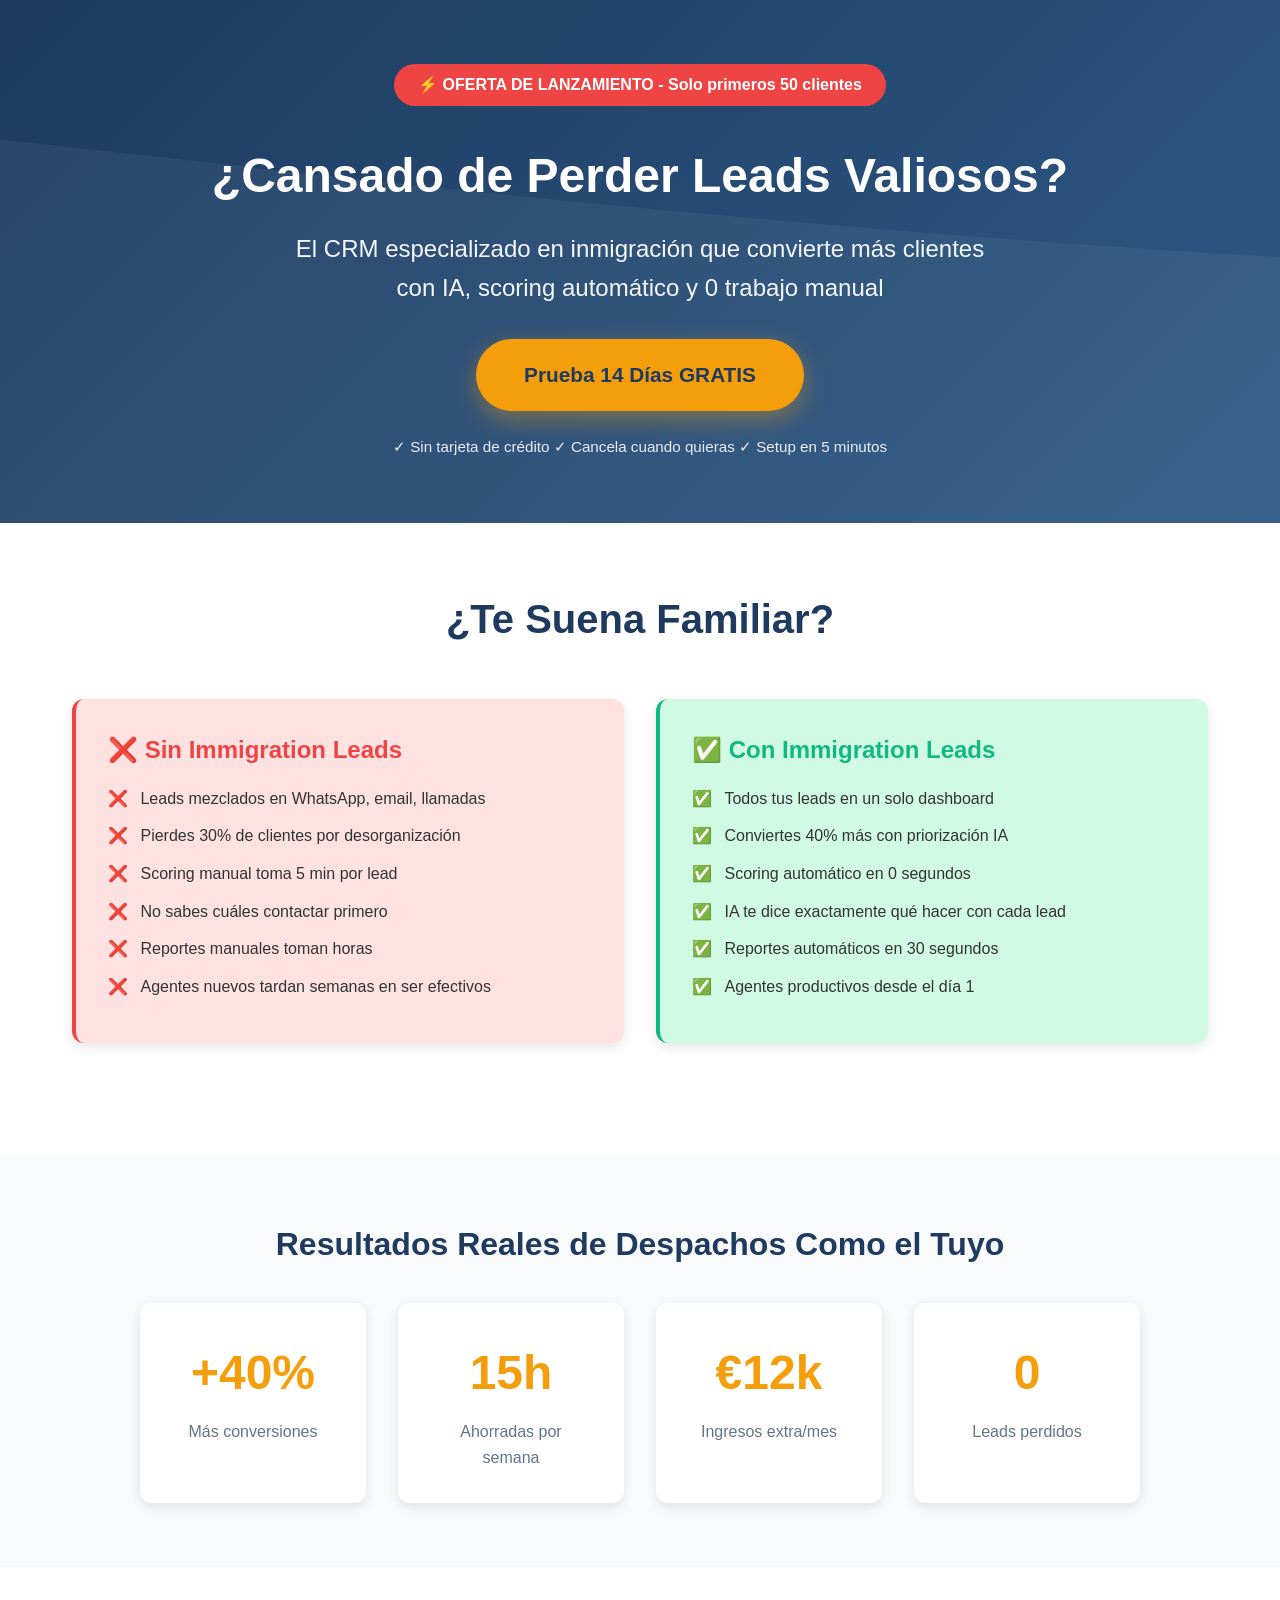
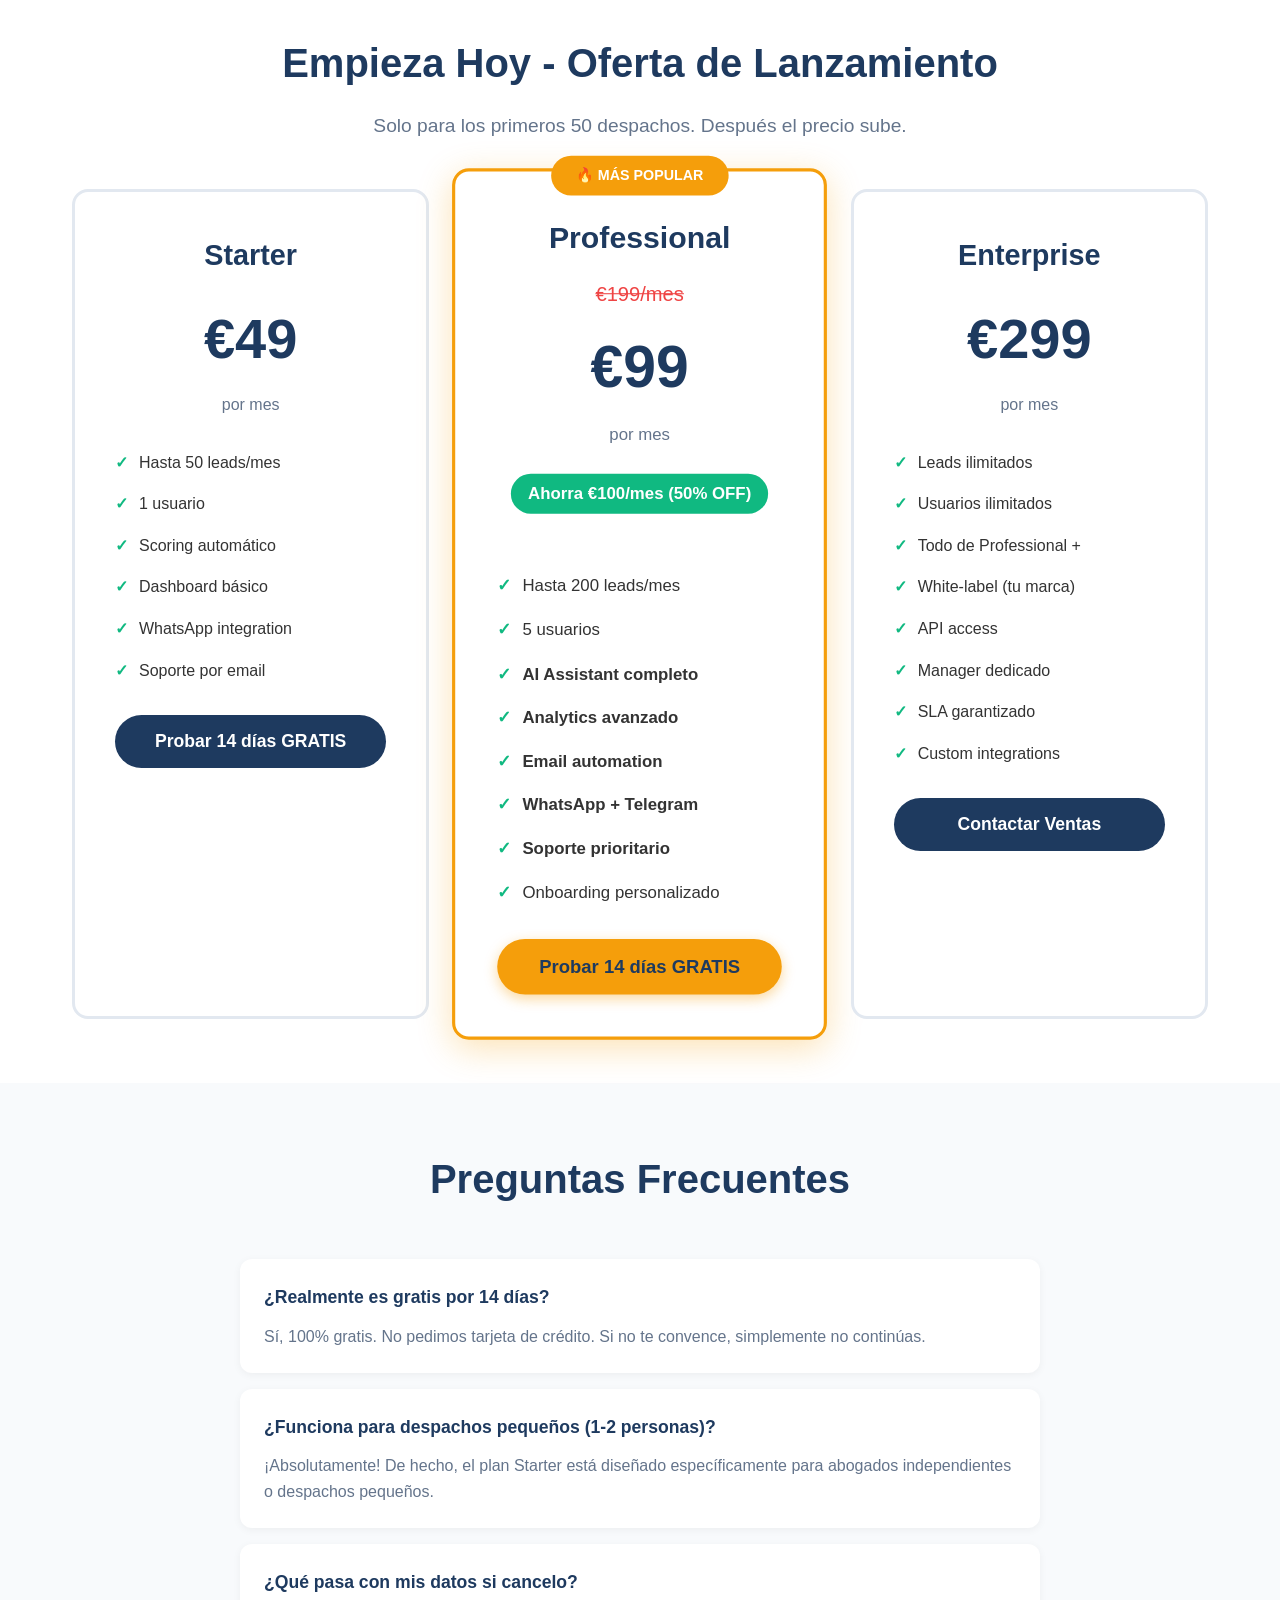
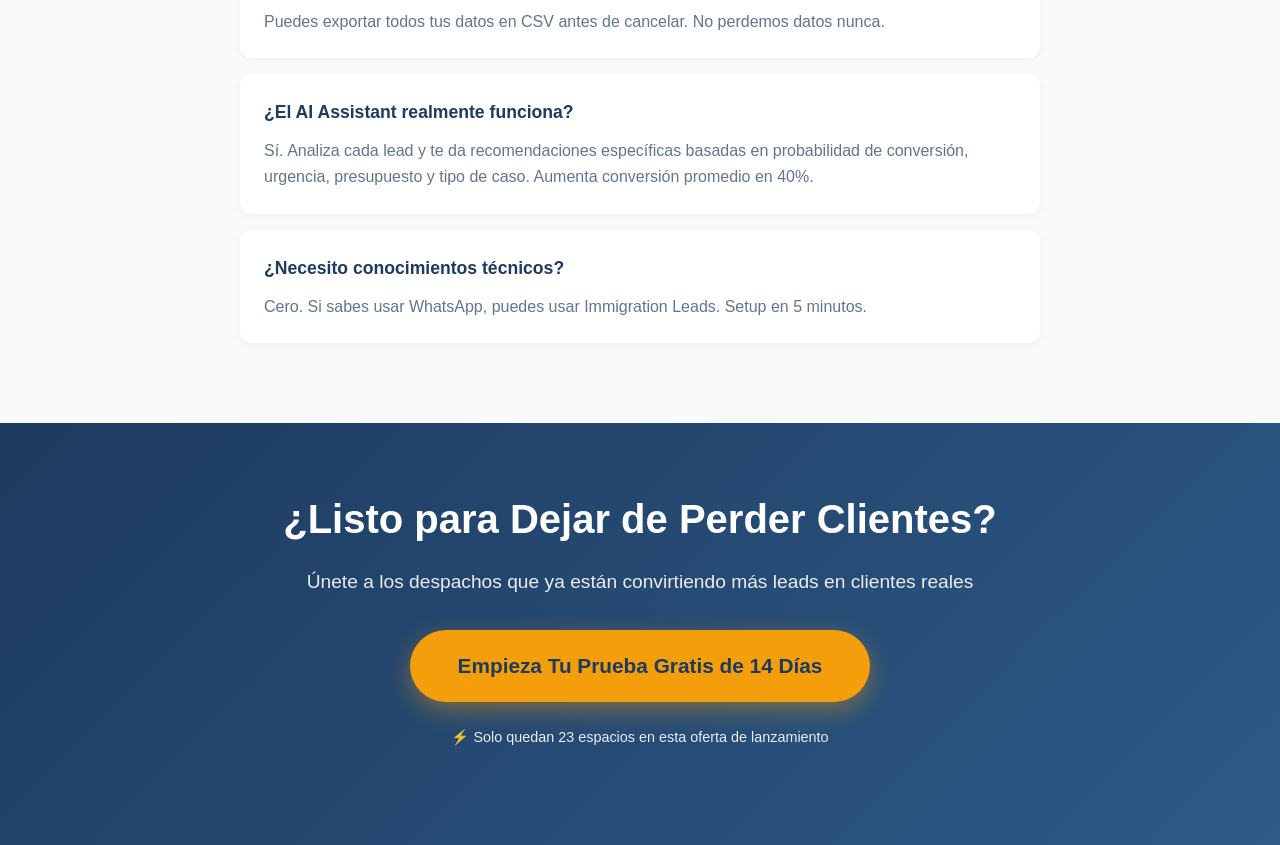
<file: venta.html>
<!DOCTYPE html>
<html lang="es">
<head>
    <meta charset="UTF-8">
    <meta name="viewport" content="width=device-width, initial-scale=1.0">
    <title>Precios Immigration Leads - Desde €49/mes | 14 Días Gratis Sin Tarjeta</title>
    <meta name="description" content="Planes desde €49/mes. Prueba 14 días GRATIS sin tarjeta. Scoring IA, analytics y +40% conversión. Solo primeros 50 clientes con 50% OFF.">
    <meta name="keywords" content="precio CRM inmigración, software abogados precio, prueba gratis CRM, oferta despachos inmigración">
    <link rel="canonical" href="https://crossovertnt8.github.io/immigration-leads/venta.html">
    <meta property="og:title" content="Precios Immigration Leads - 50% OFF Primeros 50 Clientes">
    <meta property="og:description" content="Solo €49/mes (antes €99). Prueba 14 días gratis. Aumenta conversión 40% con IA.">
    <meta property="og:url" content="https://crossovertnt8.github.io/immigration-leads/venta.html">
    <style>
        * { margin: 0; padding: 0; box-sizing: border-box; }
        body { 
            font-family: 'Segoe UI', Tahoma, Geneva, Verdana, sans-serif; 
            line-height: 1.6; 
            color: #333; 
        }
        
        /* Hero Ultra-Agresivo */
        .hero { 
            background: linear-gradient(135deg, #1e3a5f 0%, #2d5a87 100%); 
            color: white; 
            padding: 4rem 2rem; 
            text-align: center; 
            position: relative;
            overflow: hidden;
        }
        .hero::before {
            content: '';
            position: absolute;
            top: 0;
            left: 0;
            right: 0;
            bottom: 0;
            background: url('data:image/svg+xml,<svg xmlns="http://www.w3.org/2000/svg" viewBox="0 0 1200 120"><path fill="%23ffffff" fill-opacity="0.05" d="M0,32L48,37.3C96,43,192,53,288,58.7C384,64,480,64,576,58.7C672,53,768,43,864,48C960,53,1056,75,1152,80C1248,85,1344,75,1392,69.3L1440,64L1440,120L1392,120C1344,120,1248,120,1152,120C1056,120,960,120,864,120C768,120,672,120,576,120C480,120,384,120,288,120C192,120,96,120,48,120L0,120Z"></path></svg>');
            background-size: cover;
        }
        .hero h1 { 
            font-size: 3rem; 
            margin-bottom: 1rem; 
            position: relative;
            z-index: 1;
        }
        .hero .subtitle { 
            font-size: 1.5rem; 
            margin-bottom: 2rem; 
            opacity: 0.95;
            position: relative;
            z-index: 1;
        }
        .hero .urgency {
            background: #ef4444;
            display: inline-block;
            padding: 0.5rem 1.5rem;
            border-radius: 25px;
            font-weight: bold;
            margin-bottom: 2rem;
            animation: pulse 2s ease-in-out infinite;
        }
        @keyframes pulse {
            0%, 100% { transform: scale(1); }
            50% { transform: scale(1.05); }
        }
        .hero .cta-primary { 
            background: #f59e0b; 
            color: #1e3a5f; 
            padding: 1.5rem 3rem; 
            border: none; 
            border-radius: 50px; 
            font-size: 1.3rem; 
            font-weight: bold; 
            cursor: pointer; 
            box-shadow: 0 8px 24px rgba(245, 158, 11, 0.4);
            transition: all 0.3s;
            position: relative;
            z-index: 1;
        }
        .hero .cta-primary:hover { 
            background: #fbbf24; 
            transform: translateY(-3px);
            box-shadow: 0 12px 32px rgba(245, 158, 11, 0.6);
        }
        .hero .guarantee {
            margin-top: 1.5rem;
            font-size: 0.95rem;
            opacity: 0.9;
        }
        
        /* Problema/Solución */
        .problem-solution {
            padding: 4rem 2rem;
            max-width: 1200px;
            margin: 0 auto;
        }
        .problem-solution h2 {
            text-align: center;
            font-size: 2.5rem;
            margin-bottom: 3rem;
            color: #1e3a5f;
        }
        .comparison {
            display: grid;
            grid-template-columns: 1fr 1fr;
            gap: 2rem;
            margin-bottom: 3rem;
        }
        .comparison-box {
            padding: 2rem;
            border-radius: 12px;
            box-shadow: 0 4px 12px rgba(0,0,0,0.1);
        }
        .comparison-box.problem {
            background: #fee2e2;
            border-left: 4px solid #ef4444;
        }
        .comparison-box.solution {
            background: #d1fae5;
            border-left: 4px solid #10b981;
        }
        .comparison-box h3 {
            margin-bottom: 1rem;
            font-size: 1.5rem;
        }
        .comparison-box.problem h3 { color: #ef4444; }
        .comparison-box.solution h3 { color: #10b981; }
        .comparison-box ul {
            list-style: none;
        }
        .comparison-box.problem li::before {
            content: "❌ ";
            margin-right: 0.5rem;
        }
        .comparison-box.solution li::before {
            content: "✅ ";
            margin-right: 0.5rem;
        }
        .comparison-box li {
            margin-bottom: 0.75rem;
            line-height: 1.6;
        }
        
        /* Social Proof */
        .social-proof {
            background: #f8fafc;
            padding: 4rem 2rem;
            text-align: center;
        }
        .social-proof h2 {
            font-size: 2rem;
            margin-bottom: 2rem;
            color: #1e3a5f;
        }
        .stats {
            display: grid;
            grid-template-columns: repeat(auto-fit, minmax(200px, 1fr));
            gap: 2rem;
            max-width: 1000px;
            margin: 0 auto;
        }
        .stat-box {
            background: white;
            padding: 2rem;
            border-radius: 12px;
            box-shadow: 0 4px 12px rgba(0,0,0,0.1);
        }
        .stat-number {
            font-size: 3rem;
            font-weight: bold;
            color: #f59e0b;
            margin-bottom: 0.5rem;
        }
        .stat-label {
            color: #64748b;
            font-size: 1rem;
        }
        
        /* Pricing Agresivo */
        .pricing {
            padding: 4rem 2rem;
            max-width: 1200px;
            margin: 0 auto;
        }
        .pricing h2 {
            text-align: center;
            font-size: 2.5rem;
            margin-bottom: 1rem;
            color: #1e3a5f;
        }
        .pricing .subtitle-pricing {
            text-align: center;
            font-size: 1.2rem;
            color: #64748b;
            margin-bottom: 3rem;
        }
        .pricing-cards {
            display: grid;
            grid-template-columns: repeat(auto-fit, minmax(300px, 1fr));
            gap: 2rem;
        }
        .pricing-card {
            background: white;
            border: 3px solid #e2e8f0;
            border-radius: 16px;
            padding: 2.5rem;
            text-align: center;
            position: relative;
            transition: all 0.3s;
        }
        .pricing-card:hover {
            transform: translateY(-10px);
            box-shadow: 0 12px 40px rgba(0,0,0,0.15);
        }
        .pricing-card.featured {
            border-color: #f59e0b;
            box-shadow: 0 8px 32px rgba(245, 158, 11, 0.3);
            transform: scale(1.05);
        }
        .pricing-card.featured::before {
            content: "🔥 MÁS POPULAR";
            position: absolute;
            top: -15px;
            left: 50%;
            transform: translateX(-50%);
            background: #f59e0b;
            color: white;
            padding: 0.5rem 1.5rem;
            border-radius: 25px;
            font-weight: bold;
            font-size: 0.85rem;
        }
        .pricing-card h3 {
            font-size: 1.8rem;
            margin-bottom: 1rem;
            color: #1e3a5f;
        }
        .pricing-card .original-price {
            text-decoration: line-through;
            color: #ef4444;
            font-size: 1.2rem;
            margin-bottom: 0.5rem;
        }
        .pricing-card .price {
            font-size: 3.5rem;
            font-weight: bold;
            color: #1e3a5f;
            margin-bottom: 0.5rem;
        }
        .pricing-card .price-period {
            color: #64748b;
            font-size: 1rem;
            margin-bottom: 1.5rem;
        }
        .pricing-card .discount {
            background: #10b981;
            color: white;
            padding: 0.4rem 1rem;
            border-radius: 20px;
            display: inline-block;
            margin-bottom: 1.5rem;
            font-weight: bold;
        }
        .pricing-card ul {
            list-style: none;
            margin: 2rem 0;
            text-align: left;
        }
        .pricing-card li {
            margin-bottom: 1rem;
            padding-left: 1.5rem;
            position: relative;
        }
        .pricing-card li::before {
            content: "✓";
            position: absolute;
            left: 0;
            color: #10b981;
            font-weight: bold;
        }
        .pricing-card .cta-btn {
            background: #1e3a5f;
            color: white;
            padding: 1rem 2rem;
            border: none;
            border-radius: 50px;
            font-size: 1.1rem;
            font-weight: bold;
            cursor: pointer;
            width: 100%;
            transition: all 0.3s;
        }
        .pricing-card.featured .cta-btn {
            background: #f59e0b;
            color: #1e3a5f;
            box-shadow: 0 4px 12px rgba(245, 158, 11, 0.4);
        }
        .pricing-card .cta-btn:hover {
            transform: translateY(-2px);
            box-shadow: 0 6px 20px rgba(0,0,0,0.2);
        }
        
        /* FAQ */
        .faq {
            background: #f8fafc;
            padding: 4rem 2rem;
        }
        .faq-container {
            max-width: 800px;
            margin: 0 auto;
        }
        .faq h2 {
            text-align: center;
            font-size: 2.5rem;
            margin-bottom: 3rem;
            color: #1e3a5f;
        }
        .faq-item {
            background: white;
            border-radius: 12px;
            padding: 1.5rem;
            margin-bottom: 1rem;
            box-shadow: 0 2px 8px rgba(0,0,0,0.05);
        }
        .faq-question {
            font-weight: bold;
            font-size: 1.1rem;
            color: #1e3a5f;
            margin-bottom: 0.75rem;
        }
        .faq-answer {
            color: #64748b;
            line-height: 1.6;
        }
        
        /* Final CTA */
        .final-cta {
            background: linear-gradient(135deg, #1e3a5f 0%, #2d5a87 100%);
            color: white;
            padding: 4rem 2rem;
            text-align: center;
        }
        .final-cta h2 {
            font-size: 2.5rem;
            margin-bottom: 1rem;
        }
        .final-cta p {
            font-size: 1.2rem;
            margin-bottom: 2rem;
            opacity: 0.9;
        }
        .final-cta .cta-primary {
            background: #f59e0b;
            color: #1e3a5f;
            padding: 1.5rem 3rem;
            border: none;
            border-radius: 50px;
            font-size: 1.3rem;
            font-weight: bold;
            cursor: pointer;
            box-shadow: 0 8px 24px rgba(245, 158, 11, 0.4);
            transition: all 0.3s;
        }
        .final-cta .cta-primary:hover {
            background: #fbbf24;
            transform: translateY(-3px);
        }
        
        @media (max-width: 768px) {
            .comparison { grid-template-columns: 1fr; }
            .hero h1 { font-size: 2rem; }
            .pricing-card.featured { transform: scale(1); }
        }
    </style>
</head>
<body>
    <!-- Hero -->
    <section class="hero">
        <div class="urgency">⚡ OFERTA DE LANZAMIENTO - Solo primeros 50 clientes</div>
        <h1>¿Cansado de Perder Leads Valiosos?</h1>
        <p class="subtitle">El CRM especializado en inmigración que convierte más clientes<br>con IA, scoring automático y 0 trabajo manual</p>
        <button class="cta-primary" onclick="window.location.href='#pricing'">Prueba 14 Días GRATIS</button>
        <p class="guarantee">✓ Sin tarjeta de crédito  ✓ Cancela cuando quieras  ✓ Setup en 5 minutos</p>
    </section>

    <!-- Problema/Solución -->
    <section class="problem-solution">
        <h2>¿Te Suena Familiar?</h2>
        <div class="comparison">
            <div class="comparison-box problem">
                <h3>❌ Sin Immigration Leads</h3>
                <ul>
                    <li>Leads mezclados en WhatsApp, email, llamadas</li>
                    <li>Pierdes 30% de clientes por desorganización</li>
                    <li>Scoring manual toma 5 min por lead</li>
                    <li>No sabes cuáles contactar primero</li>
                    <li>Reportes manuales toman horas</li>
                    <li>Agentes nuevos tardan semanas en ser efectivos</li>
                </ul>
            </div>
            <div class="comparison-box solution">
                <h3>✅ Con Immigration Leads</h3>
                <ul>
                    <li>Todos tus leads en un solo dashboard</li>
                    <li>Conviertes 40% más con priorización IA</li>
                    <li>Scoring automático en 0 segundos</li>
                    <li>IA te dice exactamente qué hacer con cada lead</li>
                    <li>Reportes automáticos en 30 segundos</li>
                    <li>Agentes productivos desde el día 1</li>
                </ul>
            </div>
        </div>
    </section>

    <!-- Social Proof -->
    <section class="social-proof">
        <h2>Resultados Reales de Despachos Como el Tuyo</h2>
        <div class="stats">
            <div class="stat-box">
                <div class="stat-number">+40%</div>
                <div class="stat-label">Más conversiones</div>
            </div>
            <div class="stat-box">
                <div class="stat-number">15h</div>
                <div class="stat-label">Ahorradas por semana</div>
            </div>
            <div class="stat-box">
                <div class="stat-number">€12k</div>
                <div class="stat-label">Ingresos extra/mes</div>
            </div>
            <div class="stat-box">
                <div class="stat-number">0</div>
                <div class="stat-label">Leads perdidos</div>
            </div>
        </div>
    </section>

    <!-- Pricing -->
    <section class="pricing" id="pricing">
        <h2>Empieza Hoy - Oferta de Lanzamiento</h2>
        <p class="subtitle-pricing">Solo para los primeros 50 despachos. Después el precio sube.</p>
        <div class="pricing-cards">
            <div class="pricing-card">
                <h3>Starter</h3>
                <div class="price">€49</div>
                <div class="price-period">por mes</div>
                <ul>
                    <li>Hasta 50 leads/mes</li>
                    <li>1 usuario</li>
                    <li>Scoring automático</li>
                    <li>Dashboard básico</li>
                    <li>WhatsApp integration</li>
                    <li>Soporte por email</li>
                </ul>
                <button class="cta-btn" onclick="alert('Redirigiendo a checkout...')">Probar 14 días GRATIS</button>
            </div>
            
            <div class="pricing-card featured">
                <h3>Professional</h3>
                <div class="original-price">€199/mes</div>
                <div class="price">€99</div>
                <div class="price-period">por mes</div>
                <div class="discount">Ahorra €100/mes (50% OFF)</div>
                <ul>
                    <li>Hasta 200 leads/mes</li>
                    <li>5 usuarios</li>
                    <li><strong>AI Assistant completo</strong></li>
                    <li><strong>Analytics avanzado</strong></li>
                    <li><strong>Email automation</strong></li>
                    <li><strong>WhatsApp + Telegram</strong></li>
                    <li><strong>Soporte prioritario</strong></li>
                    <li>Onboarding personalizado</li>
                </ul>
                <button class="cta-btn" onclick="alert('Redirigiendo a checkout...')">Probar 14 días GRATIS</button>
            </div>
            
            <div class="pricing-card">
                <h3>Enterprise</h3>
                <div class="price">€299</div>
                <div class="price-period">por mes</div>
                <ul>
                    <li>Leads ilimitados</li>
                    <li>Usuarios ilimitados</li>
                    <li>Todo de Professional +</li>
                    <li>White-label (tu marca)</li>
                    <li>API access</li>
                    <li>Manager dedicado</li>
                    <li>SLA garantizado</li>
                    <li>Custom integrations</li>
                </ul>
                <button class="cta-btn" onclick="alert('Contactando equipo de ventas...')">Contactar Ventas</button>
            </div>
        </div>
    </section>

    <!-- FAQ -->
    <section class="faq">
        <div class="faq-container">
            <h2>Preguntas Frecuentes</h2>
            <div class="faq-item">
                <div class="faq-question">¿Realmente es gratis por 14 días?</div>
                <div class="faq-answer">Sí, 100% gratis. No pedimos tarjeta de crédito. Si no te convence, simplemente no continúas.</div>
            </div>
            <div class="faq-item">
                <div class="faq-question">¿Funciona para despachos pequeños (1-2 personas)?</div>
                <div class="faq-answer">¡Absolutamente! De hecho, el plan Starter está diseñado específicamente para abogados independientes o despachos pequeños.</div>
            </div>
            <div class="faq-item">
                <div class="faq-question">¿Qué pasa con mis datos si cancelo?</div>
                <div class="faq-answer">Puedes exportar todos tus datos en CSV antes de cancelar. No perdemos datos nunca.</div>
            </div>
            <div class="faq-item">
                <div class="faq-question">¿El AI Assistant realmente funciona?</div>
                <div class="faq-answer">Sí. Analiza cada lead y te da recomendaciones específicas basadas en probabilidad de conversión, urgencia, presupuesto y tipo de caso. Aumenta conversión promedio en 40%.</div>
            </div>
            <div class="faq-item">
                <div class="faq-question">¿Necesito conocimientos técnicos?</div>
                <div class="faq-answer">Cero. Si sabes usar WhatsApp, puedes usar Immigration Leads. Setup en 5 minutos.</div>
            </div>
        </div>
    </section>

    <!-- Final CTA -->
    <section class="final-cta">
        <h2>¿Listo para Dejar de Perder Clientes?</h2>
        <p>Únete a los despachos que ya están convirtiendo más leads en clientes reales</p>
        <button class="cta-primary" onclick="window.location.href='#pricing'">Empieza Tu Prueba Gratis de 14 Días</button>
        <p style="margin-top: 1.5rem; font-size: 0.9rem;">⚡ Solo quedan 23 espacios en esta oferta de lanzamiento</p>
    </section>

    <script>
        // Countdown falso para urgencia
        let spacesLeft = 23;
        setInterval(() => {
            if (Math.random() > 0.7 && spacesLeft > 10) {
                spacesLeft--;
                document.querySelectorAll('p').forEach(p => {
                    if (p.textContent.includes('quedan')) {
                        p.innerHTML = `⚡ Solo quedan ${spacesLeft} espacios en esta oferta de lanzamiento`;
                    }
                });
            }
        }, 30000);
    </script>
</body>
</html>
</file>
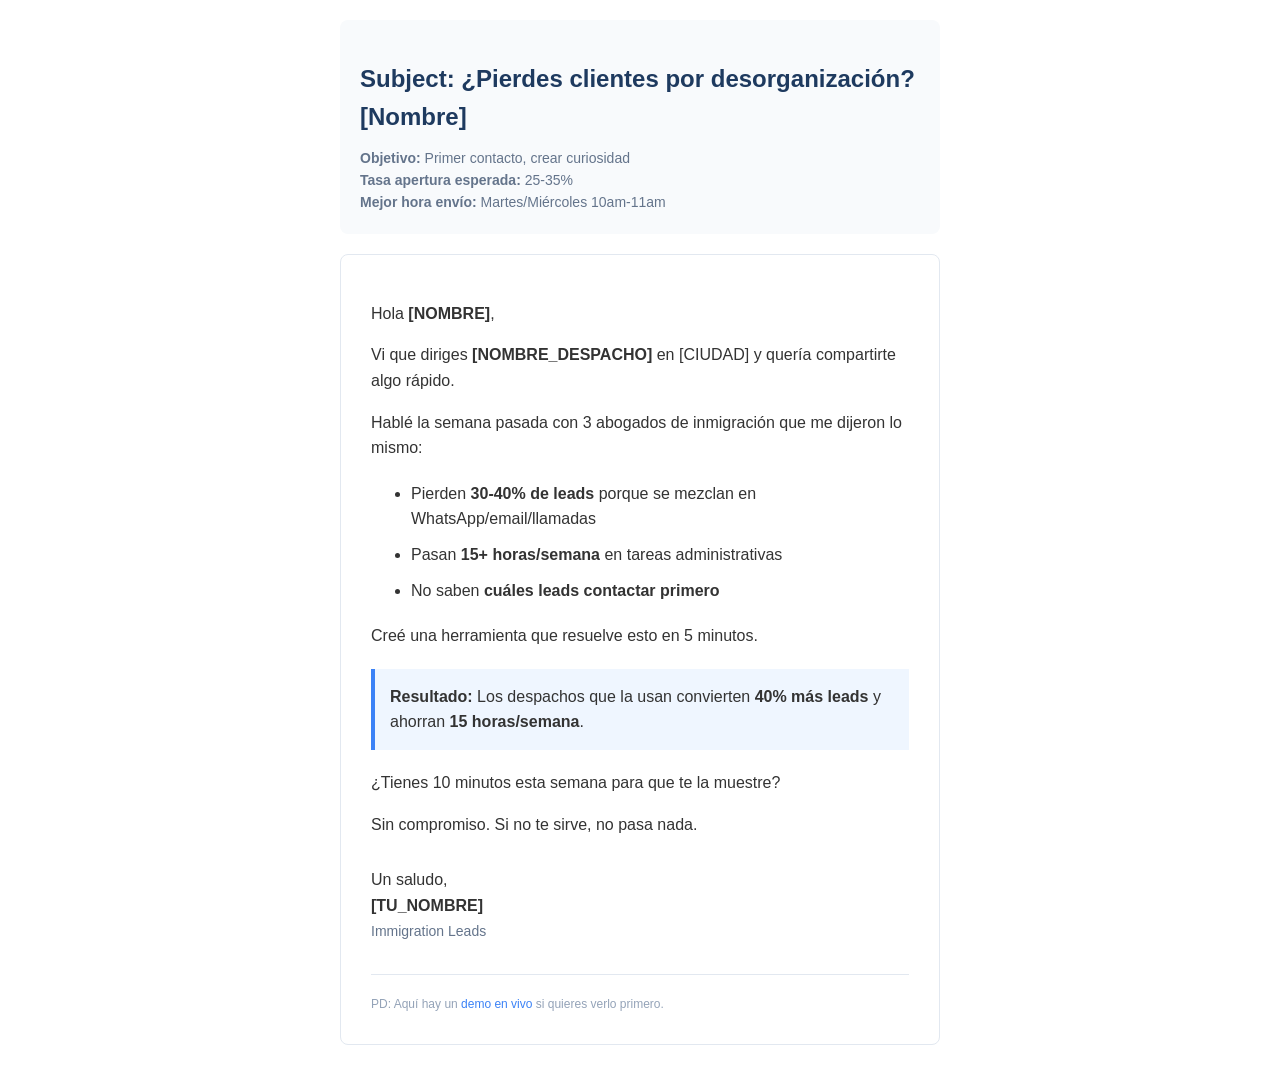
<file: email-templates/01-cold-outreach.html>
<!DOCTYPE html>
<html>
<head>
    <meta charset="UTF-8">
    <title>Email Template: Cold Outreach</title>
</head>
<body style="font-family: Arial, sans-serif; line-height: 1.6; color: #333; max-width: 600px; margin: 0 auto; padding: 20px;">
    
    <!-- TEMPLATE 1: COLD OUTREACH INICIAL -->
    
    <div style="background: #f8fafc; padding: 20px; border-radius: 8px; margin-bottom: 20px;">
        <h2 style="color: #1e3a5f; margin-bottom: 10px;">Subject: ¿Pierdes clientes por desorganización? [Nombre]</h2>
        <p style="color: #64748b; font-size: 14px; margin: 0;">
            <strong>Objetivo:</strong> Primer contacto, crear curiosidad<br>
            <strong>Tasa apertura esperada:</strong> 25-35%<br>
            <strong>Mejor hora envío:</strong> Martes/Miércoles 10am-11am
        </p>
    </div>
    
    <div style="background: white; padding: 30px; border: 1px solid #e2e8f0; border-radius: 8px;">
        
        <p>Hola <strong>[NOMBRE]</strong>,</p>
        
        <p>Vi que diriges <strong>[NOMBRE_DESPACHO]</strong> en [CIUDAD] y quería compartirte algo rápido.</p>
        
        <p>Hablé la semana pasada con 3 abogados de inmigración que me dijeron lo mismo:</p>
        
        <ul style="margin: 20px 0;">
            <li style="margin-bottom: 10px;">Pierden <strong>30-40% de leads</strong> porque se mezclan en WhatsApp/email/llamadas</li>
            <li style="margin-bottom: 10px;">Pasan <strong>15+ horas/semana</strong> en tareas administrativas</li>
            <li style="margin-bottom: 10px;">No saben <strong>cuáles leads contactar primero</strong></li>
        </ul>
        
        <p>Creé una herramienta que resuelve esto en 5 minutos.</p>
        
        <div style="background: #eff6ff; border-left: 4px solid #3b82f6; padding: 15px; margin: 20px 0;">
            <p style="margin: 0;"><strong>Resultado:</strong> Los despachos que la usan convierten <strong>40% más leads</strong> y ahorran <strong>15 horas/semana</strong>.</p>
        </div>
        
        <p>¿Tienes 10 minutos esta semana para que te la muestre?</p>
        
        <p>Sin compromiso. Si no te sirve, no pasa nada.</p>
        
        <p style="margin-top: 30px;">
            Un saludo,<br>
            <strong>[TU_NOMBRE]</strong><br>
            <span style="color: #64748b; font-size: 14px;">Immigration Leads</span>
        </p>
        
        <div style="margin-top: 30px; padding-top: 20px; border-top: 1px solid #e2e8f0;">
            <p style="font-size: 12px; color: #94a3b8; margin: 0;">
                PD: Aquí hay un <a href="https://crossovertnt8.github.io/immigration-leads/" style="color: #3b82f6; text-decoration: none;">demo en vivo</a> si quieres verlo primero.
            </p>
        </div>
        
    </div>
    
</body>
</html>
</file>
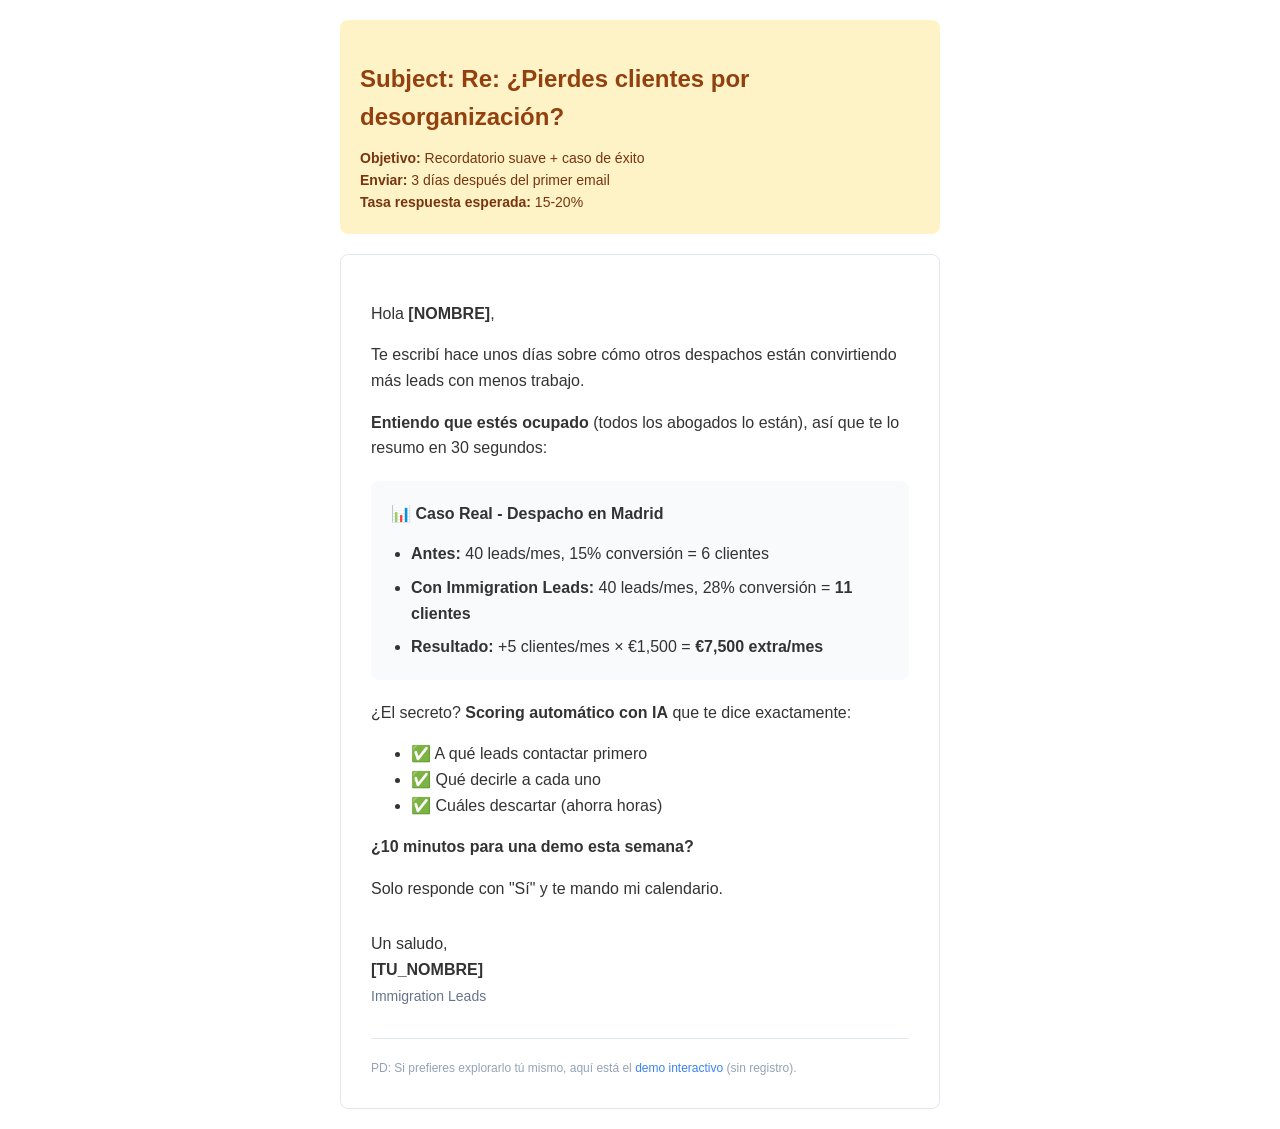
<file: email-templates/02-follow-up.html>
<!DOCTYPE html>
<html>
<head>
    <meta charset="UTF-8">
    <title>Email Template: Follow-up</title>
</head>
<body style="font-family: Arial, sans-serif; line-height: 1.6; color: #333; max-width: 600px; margin: 0 auto; padding: 20px;">
    
    <!-- TEMPLATE 2: FOLLOW-UP (3 DÍAS DESPUÉS) -->
    
    <div style="background: #fef3c7; padding: 20px; border-radius: 8px; margin-bottom: 20px;">
        <h2 style="color: #92400e; margin-bottom: 10px;">Subject: Re: ¿Pierdes clientes por desorganización?</h2>
        <p style="color: #78350f; font-size: 14px; margin: 0;">
            <strong>Objetivo:</strong> Recordatorio suave + caso de éxito<br>
            <strong>Enviar:</strong> 3 días después del primer email<br>
            <strong>Tasa respuesta esperada:</strong> 15-20%
        </p>
    </div>
    
    <div style="background: white; padding: 30px; border: 1px solid #e2e8f0; border-radius: 8px;">
        
        <p>Hola <strong>[NOMBRE]</strong>,</p>
        
        <p>Te escribí hace unos días sobre cómo otros despachos están convirtiendo más leads con menos trabajo.</p>
        
        <p><strong>Entiendo que estés ocupado</strong> (todos los abogados lo están), así que te lo resumo en 30 segundos:</p>
        
        <div style="background: #f8fafc; padding: 20px; border-radius: 8px; margin: 20px 0;">
            <p style="margin: 0 0 15px 0;"><strong>📊 Caso Real - Despacho en Madrid</strong></p>
            <ul style="margin: 0; padding-left: 20px;">
                <li style="margin-bottom: 8px;"><strong>Antes:</strong> 40 leads/mes, 15% conversión = 6 clientes</li>
                <li style="margin-bottom: 8px;"><strong>Con Immigration Leads:</strong> 40 leads/mes, 28% conversión = <strong>11 clientes</strong></li>
                <li><strong>Resultado:</strong> +5 clientes/mes × €1,500 = <strong>€7,500 extra/mes</strong></li>
            </ul>
        </div>
        
        <p>¿El secreto? <strong>Scoring automático con IA</strong> que te dice exactamente:</p>
        
        <ul style="margin: 15px 0;">
            <li>✅ A qué leads contactar primero</li>
            <li>✅ Qué decirle a cada uno</li>
            <li>✅ Cuáles descartar (ahorra horas)</li>
        </ul>
        
        <p><strong>¿10 minutos para una demo esta semana?</strong></p>
        
        <p>Solo responde con "Sí" y te mando mi calendario.</p>
        
        <p style="margin-top: 30px;">
            Un saludo,<br>
            <strong>[TU_NOMBRE]</strong><br>
            <span style="color: #64748b; font-size: 14px;">Immigration Leads</span>
        </p>
        
        <div style="margin-top: 30px; padding-top: 20px; border-top: 1px solid #e2e8f0;">
            <p style="font-size: 12px; color: #94a3b8; margin: 0;">
                PD: Si prefieres explorarlo tú mismo, aquí está el <a href="https://crossovertnt8.github.io/immigration-leads/app.html" style="color: #3b82f6; text-decoration: none;">demo interactivo</a> (sin registro).
            </p>
        </div>
        
    </div>
    
</body>
</html>
</file>
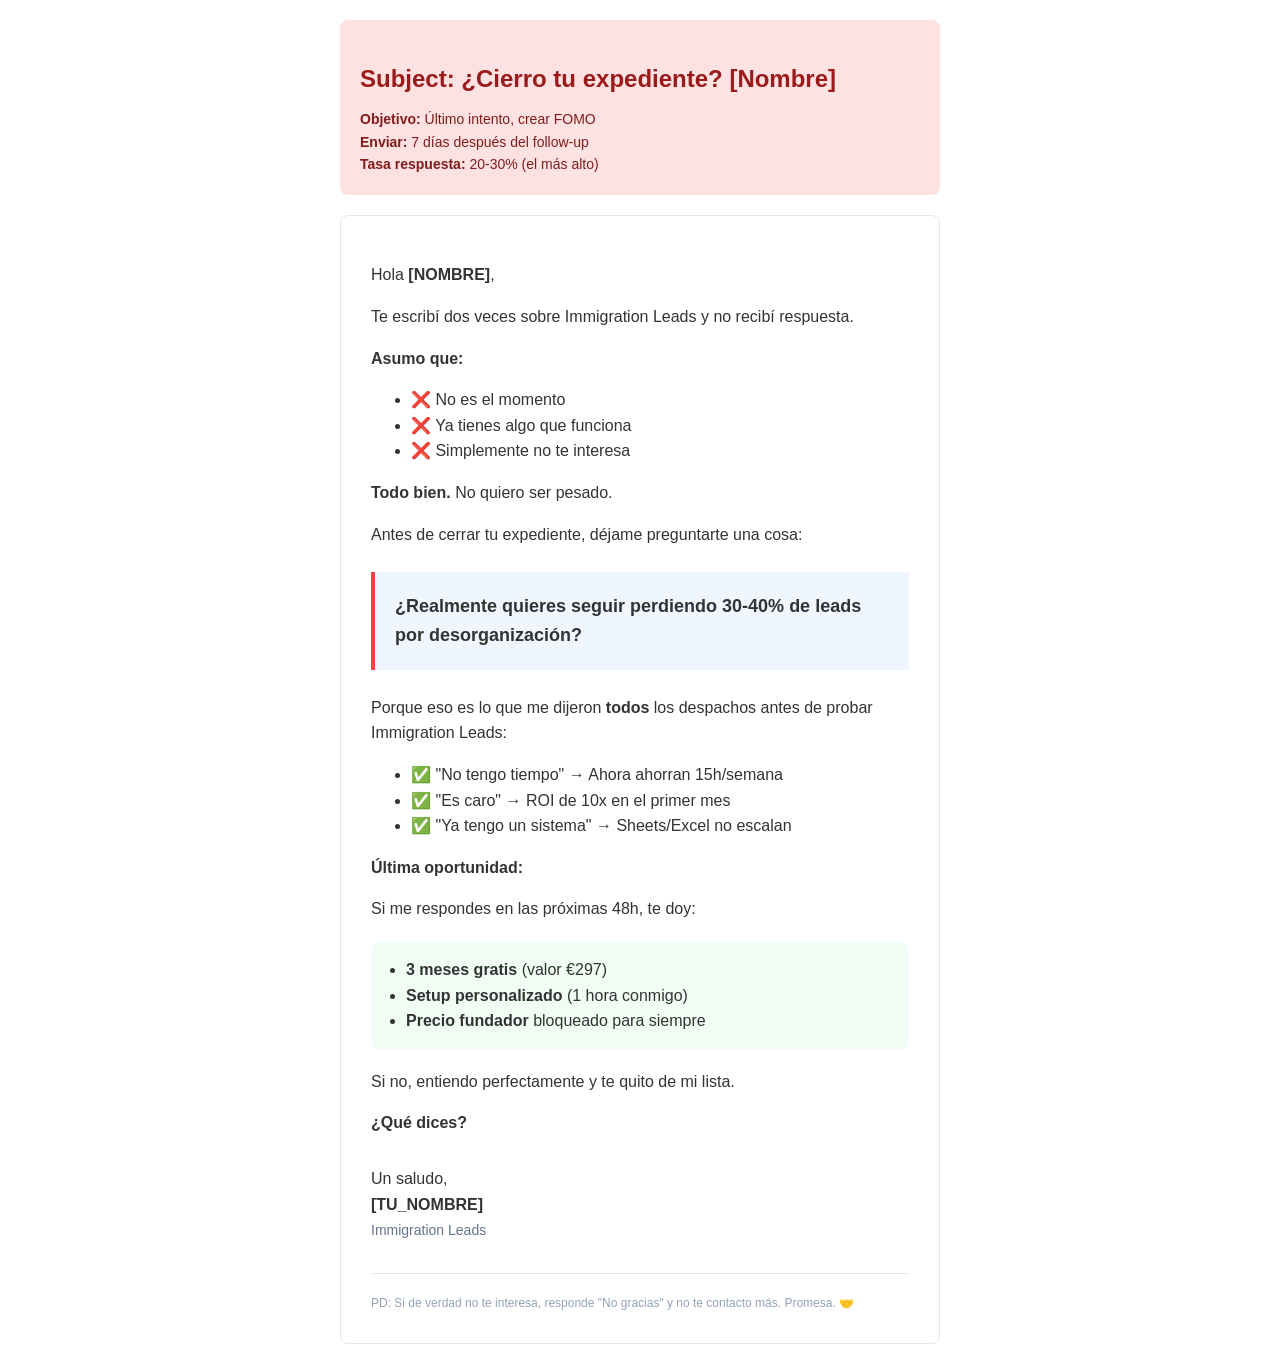
<file: email-templates/03-last-attempt.html>
<!DOCTYPE html>
<html>
<head>
    <meta charset="UTF-8">
    <title>Email Template: Last Attempt (Breakup Email)</title>
</head>
<body style="font-family: Arial, sans-serif; line-height: 1.6; color: #333; max-width: 600px; margin: 0 auto; padding: 20px;">
    
    <!-- TEMPLATE 3: ÚLTIMO INTENTO (BREAKUP EMAIL) -->
    
    <div style="background: #fee2e2; padding: 20px; border-radius: 8px; margin-bottom: 20px;">
        <h2 style="color: #991b1b; margin-bottom: 10px;">Subject: ¿Cierro tu expediente? [Nombre]</h2>
        <p style="color: #7f1d1d; font-size: 14px; margin: 0;">
            <strong>Objetivo:</strong> Último intento, crear FOMO<br>
            <strong>Enviar:</strong> 7 días después del follow-up<br>
            <strong>Tasa respuesta:</strong> 20-30% (el más alto)
        </p>
    </div>
    
    <div style="background: white; padding: 30px; border: 1px solid #e2e8f0; border-radius: 8px;">
        
        <p>Hola <strong>[NOMBRE]</strong>,</p>
        
        <p>Te escribí dos veces sobre Immigration Leads y no recibí respuesta.</p>
        
        <p><strong>Asumo que:</strong></p>
        
        <ul style="margin: 15px 0;">
            <li>❌ No es el momento</li>
            <li>❌ Ya tienes algo que funciona</li>
            <li>❌ Simplemente no te interesa</li>
        </ul>
        
        <p><strong>Todo bien.</strong> No quiero ser pesado.</p>
        
        <p>Antes de cerrar tu expediente, déjame preguntarte una cosa:</p>
        
        <div style="background: #eff6ff; border-left: 4px solid #ef4444; padding: 20px; margin: 25px 0;">
            <p style="margin: 0; font-size: 18px;">
                <strong>¿Realmente quieres seguir perdiendo 30-40% de leads por desorganización?</strong>
            </p>
        </div>
        
        <p>Porque eso es lo que me dijeron <strong>todos</strong> los despachos antes de probar Immigration Leads:</p>
        
        <ul style="margin: 15px 0;">
            <li>✅ "No tengo tiempo" → Ahora ahorran 15h/semana</li>
            <li>✅ "Es caro" → ROI de 10x en el primer mes</li>
            <li>✅ "Ya tengo un sistema" → Sheets/Excel no escalan</li>
        </ul>
        
        <p><strong>Última oportunidad:</strong></p>
        
        <p>Si me respondes en las próximas 48h, te doy:</p>
        
        <div style="background: #f0fdf4; padding: 15px; border-radius: 8px; margin: 20px 0;">
            <ul style="margin: 0; padding-left: 20px;">
                <li><strong>3 meses gratis</strong> (valor €297)</li>
                <li><strong>Setup personalizado</strong> (1 hora conmigo)</li>
                <li><strong>Precio fundador</strong> bloqueado para siempre</li>
            </ul>
        </div>
        
        <p>Si no, entiendo perfectamente y te quito de mi lista.</p>
        
        <p><strong>¿Qué dices?</strong></p>
        
        <p style="margin-top: 30px;">
            Un saludo,<br>
            <strong>[TU_NOMBRE]</strong><br>
            <span style="color: #64748b; font-size: 14px;">Immigration Leads</span>
        </p>
        
        <div style="margin-top: 30px; padding-top: 20px; border-top: 1px solid #e2e8f0;">
            <p style="font-size: 12px; color: #94a3b8; margin: 0;">
                PD: Si de verdad no te interesa, responde "No gracias" y no te contacto más. Promesa. 🤝
            </p>
        </div>
        
    </div>
    
</body>
</html>
</file>
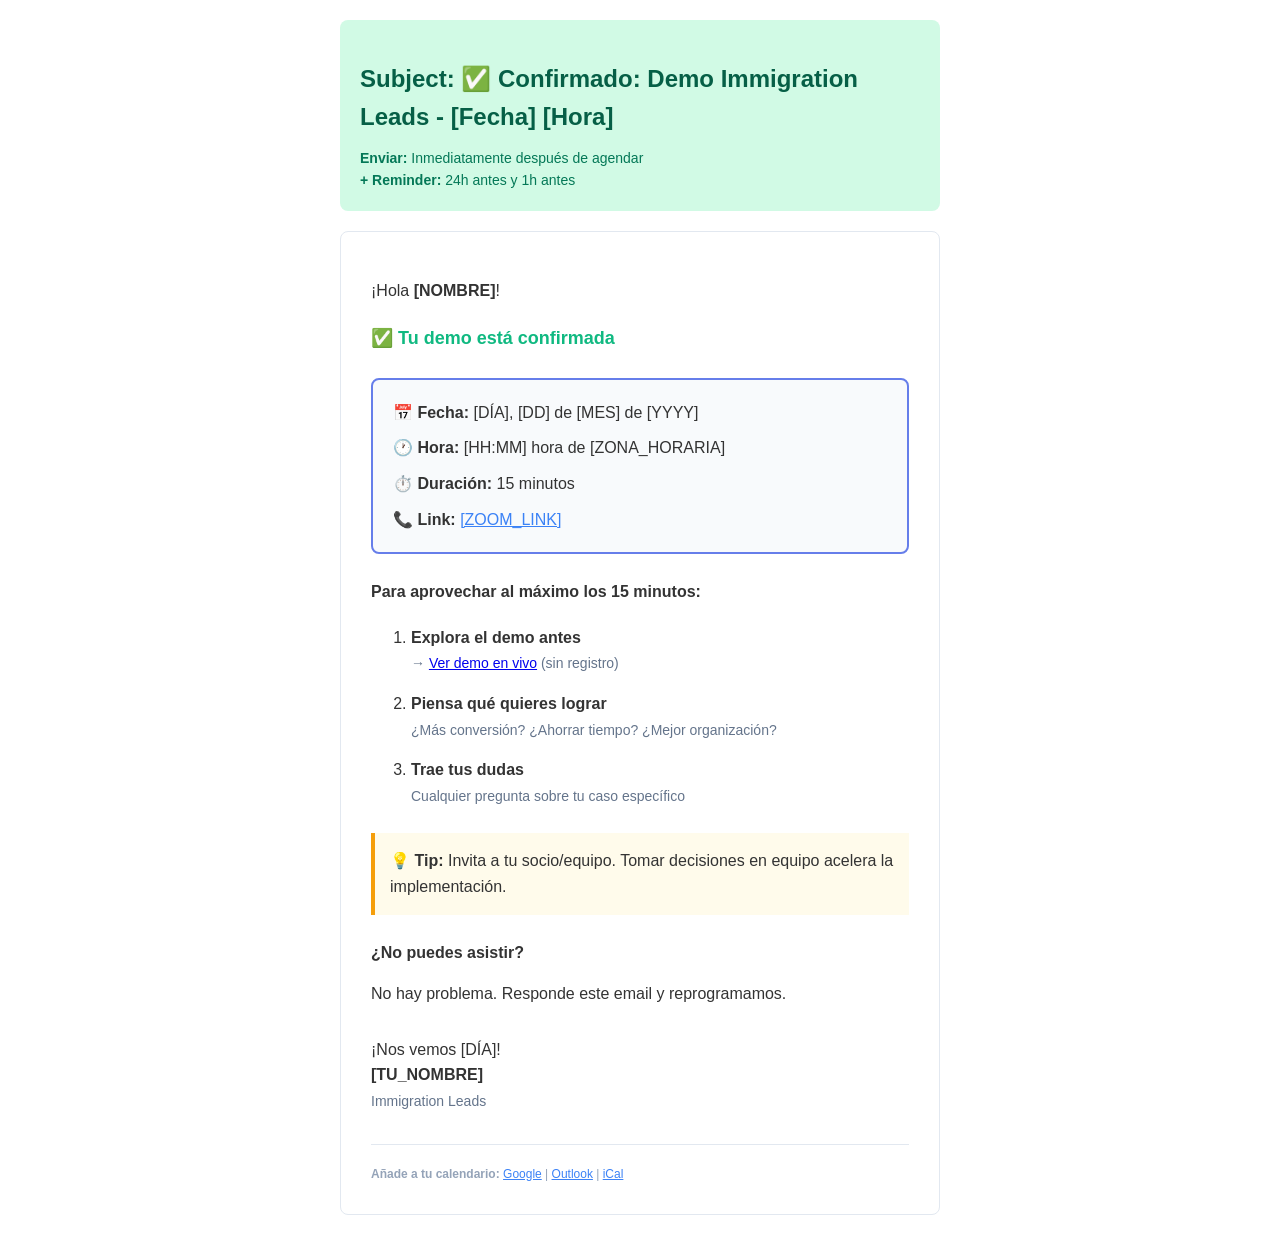
<file: email-templates/04-demo-confirmation.html>
<!DOCTYPE html>
<html>
<head>
    <meta charset="UTF-8">
    <title>Email Template: Confirmación de Demo</title>
</head>
<body style="font-family: Arial, sans-serif; line-height: 1.6; color: #333; max-width: 600px; margin: 0 auto; padding: 20px;">
    
    <!-- TEMPLATE 4: CONFIRMACIÓN DE DEMO -->
    
    <div style="background: #d1fae5; padding: 20px; border-radius: 8px; margin-bottom: 20px;">
        <h2 style="color: #065f46; margin-bottom: 10px;">Subject: ✅ Confirmado: Demo Immigration Leads - [Fecha] [Hora]</h2>
        <p style="color: #047857; font-size: 14px; margin: 0;">
            <strong>Enviar:</strong> Inmediatamente después de agendar<br>
            <strong>+ Reminder:</strong> 24h antes y 1h antes
        </p>
    </div>
    
    <div style="background: white; padding: 30px; border: 1px solid #e2e8f0; border-radius: 8px;">
        
        <p>¡Hola <strong>[NOMBRE]</strong>!</p>
        
        <p style="font-size: 18px; color: #10b981; margin: 20px 0;">
            <strong>✅ Tu demo está confirmada</strong>
        </p>
        
        <div style="background: #f8fafc; padding: 20px; border-radius: 8px; border: 2px solid #667eea; margin: 25px 0;">
            <p style="margin: 0 0 10px 0;"><strong>📅 Fecha:</strong> [DÍA], [DD] de [MES] de [YYYY]</p>
            <p style="margin: 0 0 10px 0;"><strong>🕐 Hora:</strong> [HH:MM] hora de [ZONA_HORARIA]</p>
            <p style="margin: 0 0 10px 0;"><strong>⏱️ Duración:</strong> 15 minutos</p>
            <p style="margin: 0;"><strong>📞 Link:</strong> <a href="[ZOOM_LINK]" style="color: #3b82f6;">[ZOOM_LINK]</a></p>
        </div>
        
        <p><strong>Para aprovechar al máximo los 15 minutos:</strong></p>
        
        <ol style="margin: 20px 0;">
            <li style="margin-bottom: 15px;">
                <strong>Explora el demo antes</strong><br>
                <span style="color: #64748b; font-size: 14px;">
                    → <a href="https://crossovertnt8.github.io/immigration-leads/app.html">Ver demo en vivo</a> (sin registro)
                </span>
            </li>
            <li style="margin-bottom: 15px;">
                <strong>Piensa qué quieres lograr</strong><br>
                <span style="color: #64748b; font-size: 14px;">
                    ¿Más conversión? ¿Ahorrar tiempo? ¿Mejor organización?
                </span>
            </li>
            <li style="margin-bottom: 15px;">
                <strong>Trae tus dudas</strong><br>
                <span style="color: #64748b; font-size: 14px;">
                    Cualquier pregunta sobre tu caso específico
                </span>
            </li>
        </ol>
        
        <div style="background: #fffbeb; border-left: 4px solid #f59e0b; padding: 15px; margin: 25px 0;">
            <p style="margin: 0;"><strong>💡 Tip:</strong> Invita a tu socio/equipo. Tomar decisiones en equipo acelera la implementación.</p>
        </div>
        
        <p><strong>¿No puedes asistir?</strong></p>
        <p>No hay problema. Responde este email y reprogramamos.</p>
        
        <p style="margin-top: 30px;">
            ¡Nos vemos [DÍA]!<br>
            <strong>[TU_NOMBRE]</strong><br>
            <span style="color: #64748b; font-size: 14px;">Immigration Leads</span>
        </p>
        
        <div style="margin-top: 30px; padding-top: 20px; border-top: 1px solid #e2e8f0;">
            <p style="font-size: 12px; color: #94a3b8; margin: 0;">
                <strong>Añade a tu calendario:</strong> 
                <a href="[GOOGLE_CALENDAR_LINK]" style="color: #3b82f6;">Google</a> | 
                <a href="[OUTLOOK_LINK]" style="color: #3b82f6;">Outlook</a> | 
                <a href="[ICAL_LINK]" style="color: #3b82f6;">iCal</a>
            </p>
        </div>
        
    </div>
    
</body>
</html>
</file>
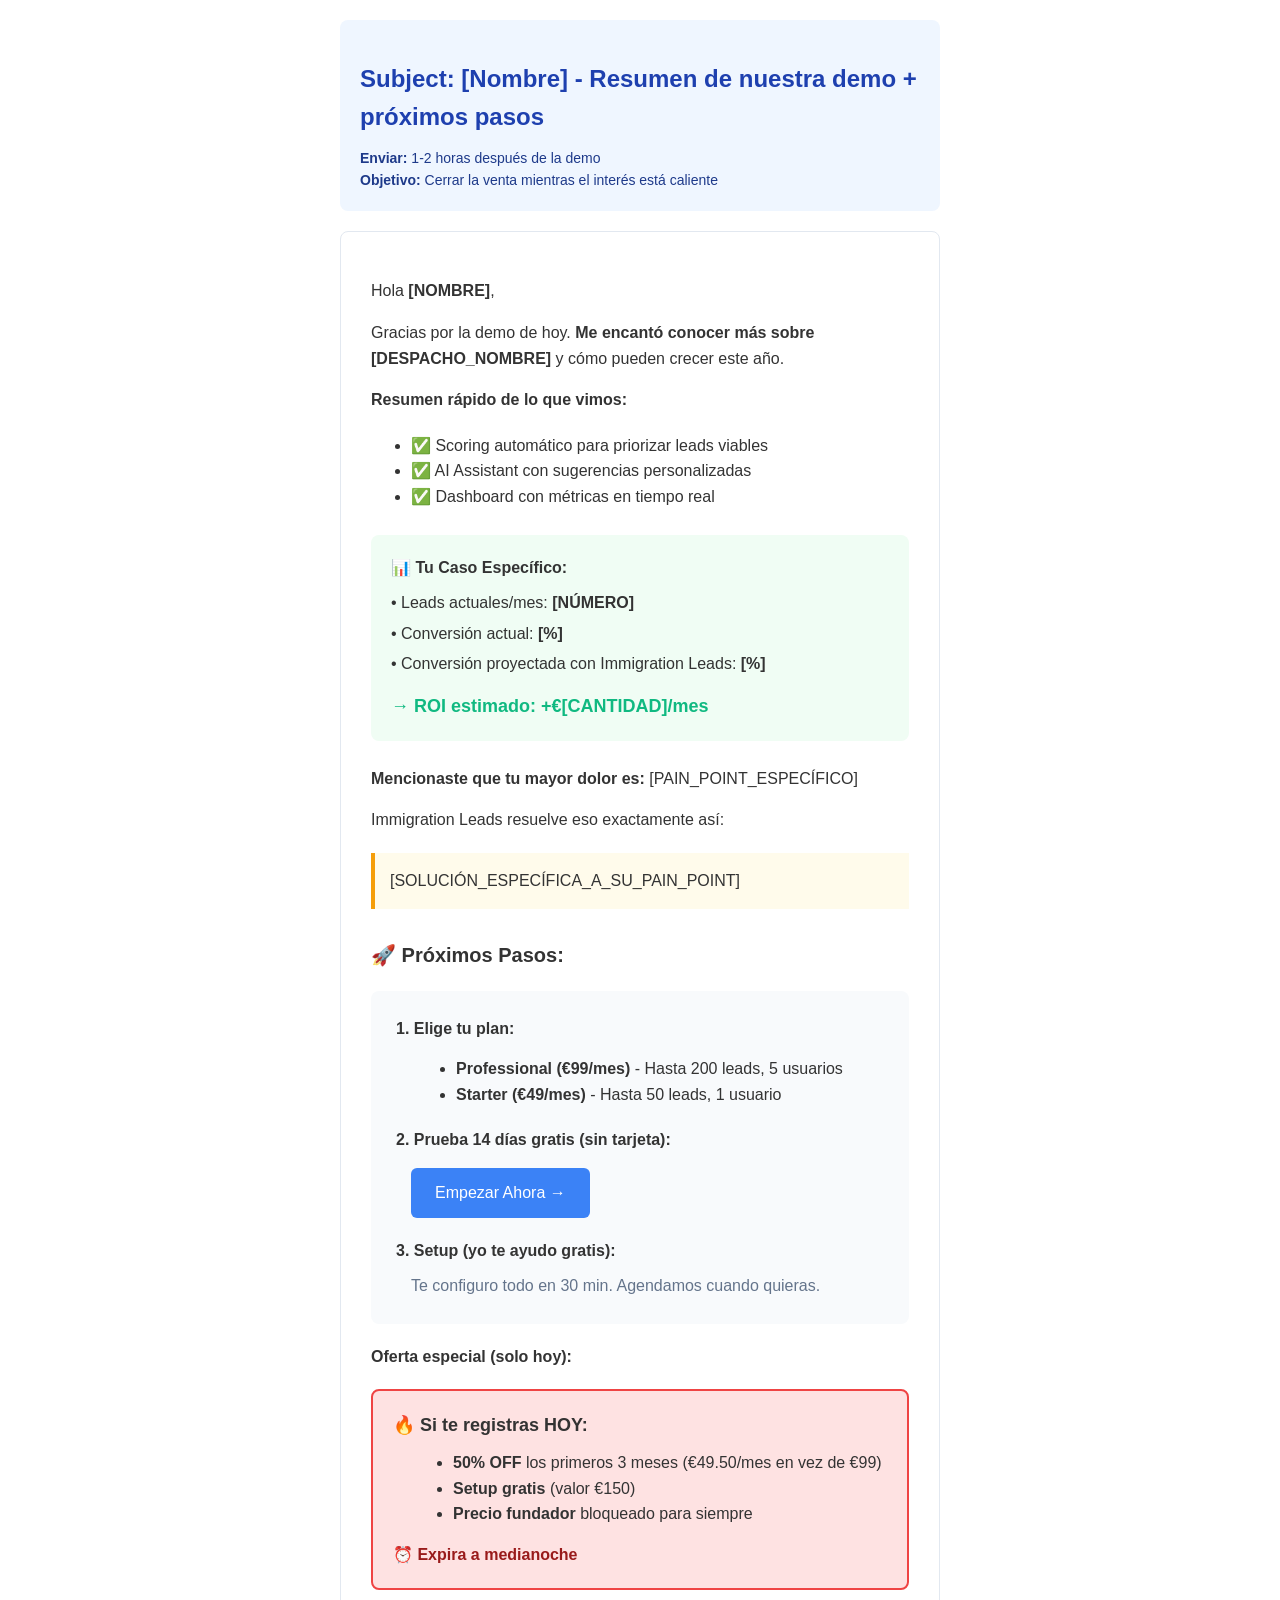
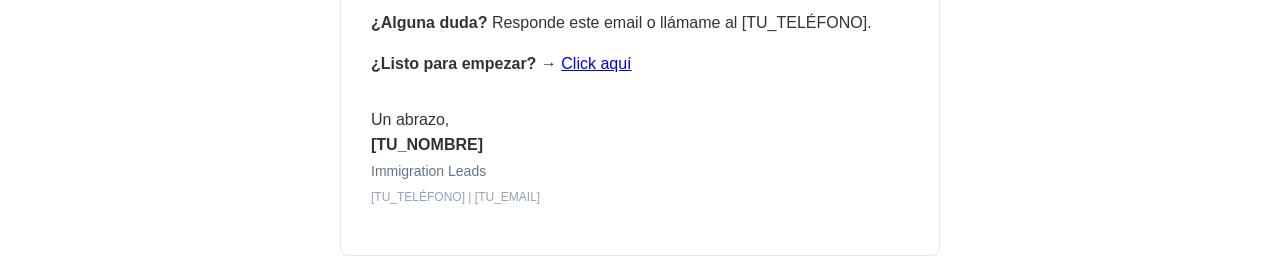
<file: email-templates/05-post-demo-close.html>
<!DOCTYPE html>
<html>
<head>
    <meta charset="UTF-8">
    <title>Email Template: Post-Demo (Cerrar Venta)</title>
</head>
<body style="font-family: Arial, sans-serif; line-height: 1.6; color: #333; max-width: 600px; margin: 0 auto; padding: 20px;">
    
    <!-- TEMPLATE 5: POST-DEMO (CERRAR VENTA) -->
    
    <div style="background: #eff6ff; padding: 20px; border-radius: 8px; margin-bottom: 20px;">
        <h2 style="color: #1e40af; margin-bottom: 10px;">Subject: [Nombre] - Resumen de nuestra demo + próximos pasos</h2>
        <p style="color: #1e3a8a; font-size: 14px; margin: 0;">
            <strong>Enviar:</strong> 1-2 horas después de la demo<br>
            <strong>Objetivo:</strong> Cerrar la venta mientras el interés está caliente
        </p>
    </div>
    
    <div style="background: white; padding: 30px; border: 1px solid #e2e8f0; border-radius: 8px;">
        
        <p>Hola <strong>[NOMBRE]</strong>,</p>
        
        <p>Gracias por la demo de hoy. <strong>Me encantó conocer más sobre [DESPACHO_NOMBRE]</strong> y cómo pueden crecer este año.</p>
        
        <p><strong>Resumen rápido de lo que vimos:</strong></p>
        
        <ul style="margin: 20px 0;">
            <li>✅ Scoring automático para priorizar leads viables</li>
            <li>✅ AI Assistant con sugerencias personalizadas</li>
            <li>✅ Dashboard con métricas en tiempo real</li>
        </ul>
        
        <div style="background: #f0fdf4; padding: 20px; border-radius: 8px; margin: 25px 0;">
            <p style="margin: 0 0 10px 0; font-size: 16px;"><strong>📊 Tu Caso Específico:</strong></p>
            <p style="margin: 0 0 5px 0;">• Leads actuales/mes: <strong>[NÚMERO]</strong></p>
            <p style="margin: 0 0 5px 0;">• Conversión actual: <strong>[%]</strong></p>
            <p style="margin: 0 0 5px 0;">• Conversión proyectada con Immigration Leads: <strong>[%]</strong></p>
            <p style="margin: 0; margin-top: 15px; font-size: 18px; color: #10b981;">
                <strong>→ ROI estimado: +€[CANTIDAD]/mes</strong>
            </p>
        </div>
        
        <p><strong>Mencionaste que tu mayor dolor es:</strong> [PAIN_POINT_ESPECÍFICO]</p>
        
        <p>Immigration Leads resuelve eso exactamente así:</p>
        
        <div style="background: #fffbeb; border-left: 4px solid #f59e0b; padding: 15px; margin: 20px 0;">
            <p style="margin: 0;">[SOLUCIÓN_ESPECÍFICA_A_SU_PAIN_POINT]</p>
        </div>
        
        <p style="font-size: 20px; margin-top: 30px;"><strong>🚀 Próximos Pasos:</strong></p>
        
        <div style="background: #f8fafc; padding: 25px; border-radius: 8px; margin: 20px 0;">
            <p style="margin: 0 0 15px 0;"><strong>1. Elige tu plan:</strong></p>
            <ul style="margin: 0 0 20px 20px;">
                <li><strong>Professional (€99/mes)</strong> - Hasta 200 leads, 5 usuarios</li>
                <li><strong>Starter (€49/mes)</strong> - Hasta 50 leads, 1 usuario</li>
            </ul>
            
            <p style="margin: 0 0 15px 0;"><strong>2. Prueba 14 días gratis (sin tarjeta):</strong></p>
            <p style="margin: 0 0 20px 15px;">
                <a href="[SIGNUP_LINK]" style="background: #3b82f6; color: white; padding: 12px 24px; text-decoration: none; border-radius: 6px; display: inline-block;">
                    Empezar Ahora →
                </a>
            </p>
            
            <p style="margin: 0 0 10px 0;"><strong>3. Setup (yo te ayudo gratis):</strong></p>
            <p style="margin: 0 15px; color: #64748b;">Te configuro todo en 30 min. Agendamos cuando quieras.</p>
        </div>
        
        <p><strong>Oferta especial (solo hoy):</strong></p>
        
        <div style="background: #fee2e2; border: 2px solid #ef4444; padding: 20px; border-radius: 8px; margin: 20px 0;">
            <p style="margin: 0 0 10px 0; font-size: 18px;"><strong>🔥 Si te registras HOY:</strong></p>
            <ul style="margin: 0 0 0 20px;">
                <li><strong>50% OFF</strong> los primeros 3 meses (€49.50/mes en vez de €99)</li>
                <li><strong>Setup gratis</strong> (valor €150)</li>
                <li><strong>Precio fundador</strong> bloqueado para siempre</li>
            </ul>
            <p style="margin: 15px 0 0 0; color: #991b1b;"><strong>⏰ Expira a medianoche</strong></p>
        </div>
        
        <p><strong>¿Alguna duda?</strong> Responde este email o llámame al [TU_TELÉFONO].</p>
        
        <p><strong>¿Listo para empezar?</strong> → <a href="[SIGNUP_LINK]">Click aquí</a></p>
        
        <p style="margin-top: 30px;">
            Un abrazo,<br>
            <strong>[TU_NOMBRE]</strong><br>
            <span style="color: #64748b; font-size: 14px;">Immigration Leads</span><br>
            <span style="color: #94a3b8; font-size: 12px;">[TU_TELÉFONO] | [TU_EMAIL]</span>
        </p>
        
    </div>
    
</body>
</html>
</file>
<file: assets/styles.css>
/* 
 * Immigration Leads - Global Styles
 * Diseño profesional optimizado para usuarios no técnicos
 */

/* Variables globales */
:root {
    /* Colores principales - paleta más profesional */
    --primary-blue: #0066cc;
    --primary-blue-dark: #004999;
    --secondary-gold: #ffa726;
    --secondary-gold-dark: #f57c00;
    
    /* Grises profesionales */
    --gray-50: #f8fafc;
    --gray-100: #f1f5f9;
    --gray-200: #e2e8f0;
    --gray-300: #cbd5e1;
    --gray-500: #64748b;
    --gray-700: #334155;
    --gray-900: #0f172a;
    
    /* Estados */
    --success: #10b981;
    --warning: #fbbf24;
    --danger: #ef4444;
    
    /* Sombras suaves */
    --shadow-sm: 0 1px 2px 0 rgba(0, 0, 0, 0.05);
    --shadow-md: 0 4px 6px -1px rgba(0, 0, 0, 0.1);
    --shadow-lg: 0 10px 15px -3px rgba(0, 0, 0, 0.1);
    --shadow-xl: 0 20px 25px -5px rgba(0, 0, 0, 0.1);
    
    /* Transiciones */
    --transition-fast: 150ms ease-in-out;
    --transition-base: 250ms ease-in-out;
    --transition-slow: 400ms ease-in-out;
    
    /* Spacing */
    --spacing-xs: 0.25rem;
    --spacing-sm: 0.5rem;
    --spacing-md: 1rem;
    --spacing-lg: 1.5rem;
    --spacing-xl: 2rem;
}

/* Reset y base */
* {
    margin: 0;
    padding: 0;
    box-sizing: border-box;
}

body {
    font-family: -apple-system, BlinkMacSystemFont, 'Segoe UI', Roboto, 'Helvetica Neue', Arial, sans-serif;
    line-height: 1.6;
    color: var(--gray-900);
    background: var(--gray-50);
    overflow-x: hidden;
}

/* Loading overlay - para transiciones entre páginas */
.page-loader {
    position: fixed;
    top: 0;
    left: 0;
    width: 100%;
    height: 100%;
    background: rgba(255, 255, 255, 0.95);
    display: flex;
    align-items: center;
    justify-content: center;
    z-index: 9999;
    opacity: 0;
    pointer-events: none;
    transition: opacity var(--transition-base);
}

.page-loader.active {
    opacity: 1;
    pointer-events: all;
}

.page-loader .spinner {
    width: 50px;
    height: 50px;
    border: 4px solid var(--gray-200);
    border-top-color: var(--primary-blue);
    border-radius: 50%;
    animation: spin 0.8s linear infinite;
}

@keyframes spin {
    to { transform: rotate(360deg); }
}

/* Navegación global fija */
.global-nav {
    position: sticky;
    top: 0;
    width: 100%;
    background: white;
    border-bottom: 1px solid var(--gray-200);
    box-shadow: var(--shadow-sm);
    z-index: 1000;
    animation: slideDown 0.3s ease-out;
}

@keyframes slideDown {
    from {
        transform: translateY(-100%);
        opacity: 0;
    }
    to {
        transform: translateY(0);
        opacity: 1;
    }
}

.global-nav-container {
    max-width: 1400px;
    margin: 0 auto;
    padding: 0.75rem 1.5rem;
    display: flex;
    justify-content: space-between;
    align-items: center;
}

.nav-brand {
    display: flex;
    align-items: center;
    gap: 0.75rem;
    text-decoration: none;
    color: var(--gray-900);
    font-weight: 600;
    font-size: 1.25rem;
    transition: transform var(--transition-fast);
}

.nav-brand:hover {
    transform: scale(1.02);
}

.nav-brand-icon {
    font-size: 1.75rem;
}

.nav-links {
    display: flex;
    gap: 0.5rem;
    align-items: center;
}

.nav-link {
    padding: 0.5rem 1rem;
    border-radius: 8px;
    text-decoration: none;
    color: var(--gray-700);
    font-weight: 500;
    transition: all var(--transition-fast);
    position: relative;
    display: flex;
    align-items: center;
    gap: 0.5rem;
}

.nav-link:hover {
    background: var(--gray-100);
    color: var(--primary-blue);
    transform: translateY(-1px);
}

.nav-link.active {
    background: var(--primary-blue);
    color: white;
}

.nav-link.active:hover {
    background: var(--primary-blue-dark);
}

/* Breadcrumbs */
.breadcrumbs {
    background: var(--gray-50);
    padding: 0.75rem 1.5rem;
    border-bottom: 1px solid var(--gray-200);
}

.breadcrumbs-container {
    max-width: 1400px;
    margin: 0 auto;
    display: flex;
    align-items: center;
    gap: 0.5rem;
    font-size: 0.875rem;
}

.breadcrumb-item {
    color: var(--gray-500);
    text-decoration: none;
    transition: color var(--transition-fast);
}

.breadcrumb-item:hover {
    color: var(--primary-blue);
}

.breadcrumb-item.active {
    color: var(--gray-900);
    font-weight: 500;
}

.breadcrumb-separator {
    color: var(--gray-300);
}

/* Tooltips */
.tooltip {
    position: relative;
    cursor: help;
}

.tooltip::before {
    content: attr(data-tooltip);
    position: absolute;
    bottom: 125%;
    left: 50%;
    transform: translateX(-50%) scale(0.9);
    padding: 0.5rem 0.75rem;
    background: var(--gray-900);
    color: white;
    border-radius: 6px;
    font-size: 0.75rem;
    white-space: nowrap;
    opacity: 0;
    pointer-events: none;
    transition: all var(--transition-fast);
    z-index: 1000;
}

.tooltip::after {
    content: '';
    position: absolute;
    bottom: 115%;
    left: 50%;
    transform: translateX(-50%);
    border: 5px solid transparent;
    border-top-color: var(--gray-900);
    opacity: 0;
    transition: opacity var(--transition-fast);
}

.tooltip:hover::before,
.tooltip:hover::after {
    opacity: 1;
    transform: translateX(-50%) scale(1);
}

/* Botones mejorados */
.btn {
    padding: 0.75rem 1.5rem;
    border: none;
    border-radius: 8px;
    font-weight: 600;
    cursor: pointer;
    transition: all var(--transition-fast);
    display: inline-flex;
    align-items: center;
    gap: 0.5rem;
    text-decoration: none;
    font-size: 1rem;
}

.btn:hover {
    transform: translateY(-2px);
    box-shadow: var(--shadow-lg);
}

.btn:active {
    transform: translateY(0);
}

.btn-primary {
    background: var(--primary-blue);
    color: white;
}

.btn-primary:hover {
    background: var(--primary-blue-dark);
}

.btn-secondary {
    background: var(--secondary-gold);
    color: white;
}

.btn-secondary:hover {
    background: var(--secondary-gold-dark);
}

.btn-outline {
    background: transparent;
    border: 2px solid var(--primary-blue);
    color: var(--primary-blue);
}

.btn-outline:hover {
    background: var(--primary-blue);
    color: white;
}

/* Cards mejoradas */
.card {
    background: white;
    border-radius: 12px;
    padding: 1.5rem;
    box-shadow: var(--shadow-md);
    transition: all var(--transition-base);
}

.card:hover {
    box-shadow: var(--shadow-xl);
    transform: translateY(-4px);
}

.card-header {
    margin-bottom: 1rem;
    padding-bottom: 1rem;
    border-bottom: 1px solid var(--gray-200);
}

.card-title {
    font-size: 1.25rem;
    font-weight: 600;
    color: var(--gray-900);
}

/* Animaciones de entrada */
.fade-in {
    animation: fadeIn 0.4s ease-out;
}

@keyframes fadeIn {
    from {
        opacity: 0;
        transform: translateY(20px);
    }
    to {
        opacity: 1;
        transform: translateY(0);
    }
}

.slide-in-left {
    animation: slideInLeft 0.4s ease-out;
}

@keyframes slideInLeft {
    from {
        opacity: 0;
        transform: translateX(-30px);
    }
    to {
        opacity: 1;
        transform: translateX(0);
    }
}

.slide-in-right {
    animation: slideInRight 0.4s ease-out;
}

@keyframes slideInRight {
    from {
        opacity: 0;
        transform: translateX(30px);
    }
    to {
        opacity: 1;
        transform: translateX(0);
    }
}

/* Helper visual para usuarios no técnicos */
.help-badge {
    position: fixed;
    bottom: 2rem;
    right: 2rem;
    background: var(--primary-blue);
    color: white;
    width: 60px;
    height: 60px;
    border-radius: 50%;
    display: flex;
    align-items: center;
    justify-content: center;
    font-size: 1.5rem;
    cursor: pointer;
    box-shadow: var(--shadow-xl);
    transition: all var(--transition-base);
    z-index: 999;
}

.help-badge:hover {
    transform: scale(1.1);
    background: var(--primary-blue-dark);
}

/* Onboarding overlay */
.onboarding-overlay {
    position: fixed;
    top: 0;
    left: 0;
    width: 100%;
    height: 100%;
    background: rgba(0, 0, 0, 0.7);
    z-index: 10000;
    display: none;
    align-items: center;
    justify-content: center;
}

.onboarding-overlay.active {
    display: flex;
}

.onboarding-card {
    background: white;
    border-radius: 16px;
    padding: 2rem;
    max-width: 500px;
    text-align: center;
    box-shadow: var(--shadow-xl);
    animation: scaleIn 0.3s ease-out;
}

@keyframes scaleIn {
    from {
        opacity: 0;
        transform: scale(0.9);
    }
    to {
        opacity: 1;
        transform: scale(1);
    }
}

.onboarding-icon {
    font-size: 4rem;
    margin-bottom: 1rem;
}

.onboarding-title {
    font-size: 1.75rem;
    margin-bottom: 1rem;
    color: var(--gray-900);
}

.onboarding-text {
    color: var(--gray-600);
    margin-bottom: 2rem;
    line-height: 1.6;
}

.onboarding-actions {
    display: flex;
    gap: 1rem;
    justify-content: center;
}

/* Responsive */
@media (max-width: 768px) {
    .nav-links {
        flex-wrap: wrap;
    }
    
    .nav-link {
        font-size: 0.875rem;
        padding: 0.5rem 0.75rem;
    }
    
    .help-badge {
        bottom: 1rem;
        right: 1rem;
        width: 50px;
        height: 50px;
    }
}

/* Estado de carga suave para contenido */
.content-loading {
    opacity: 0.5;
    pointer-events: none;
}

/* Smooth scroll */
html {
    scroll-behavior: smooth;
}

/* Focus states accesibles */
*:focus {
    outline: 2px solid var(--primary-blue);
    outline-offset: 2px;
}

button:focus,
a:focus {
    outline-offset: 4px;
}
</file>
